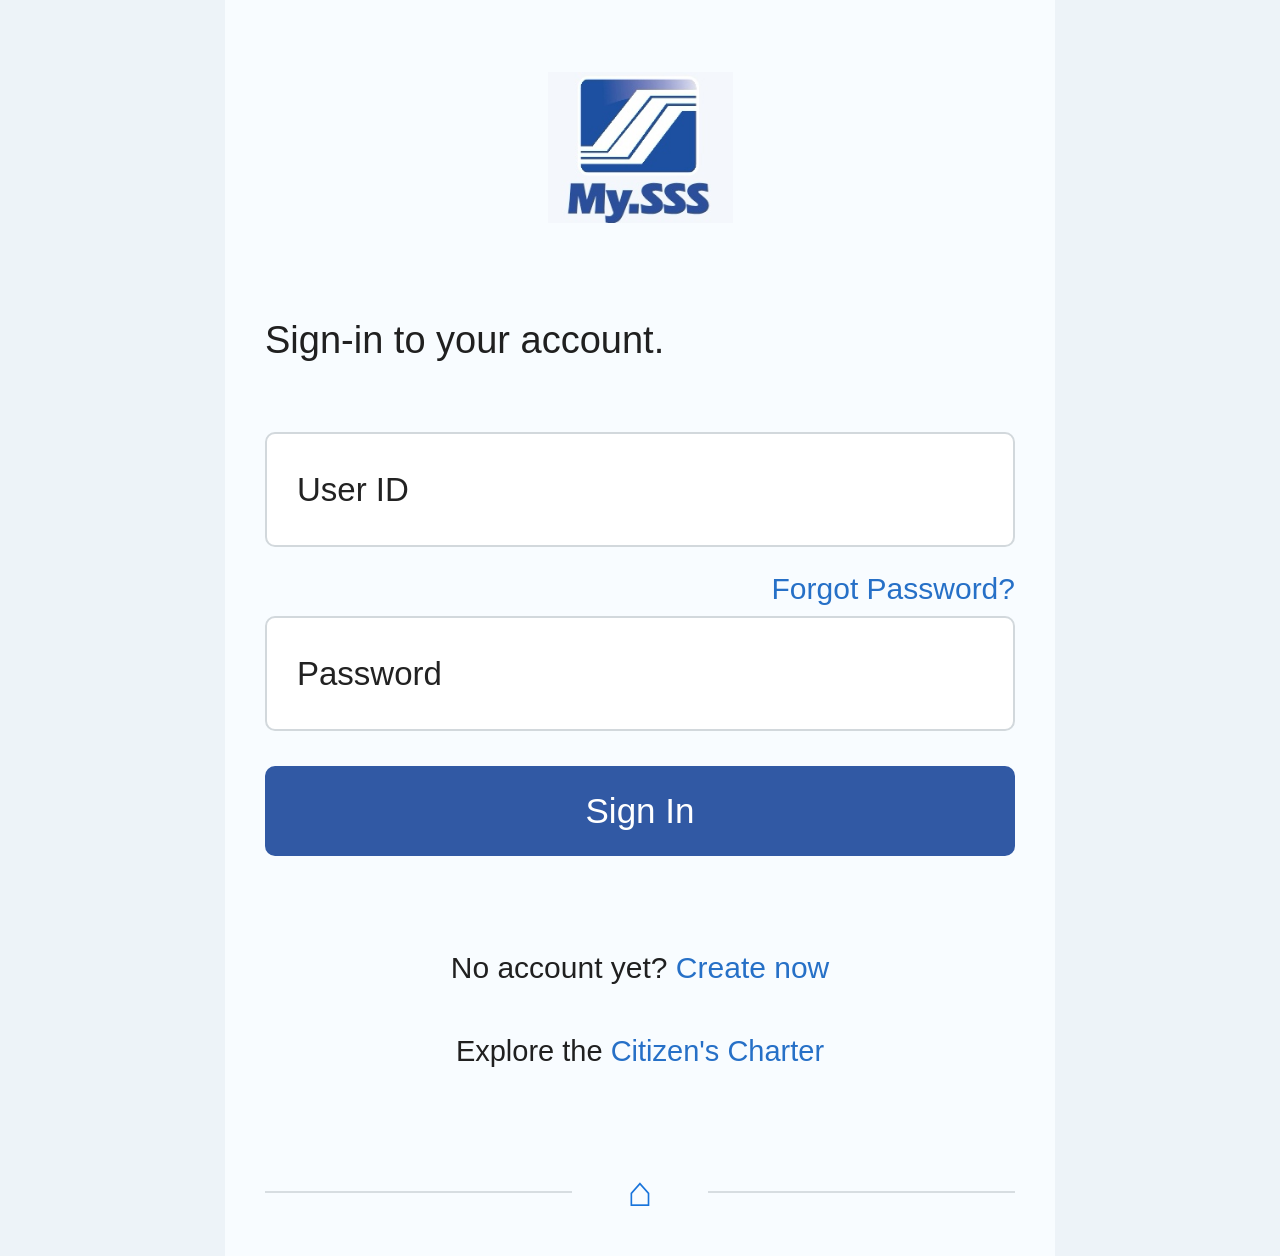
<file: index.html>
<!DOCTYPE html>
<html lang="en">
<head>
    <link rel="stylesheet" href="style.css">
    <link rel="stylesheet" href="https://cdnjs.cloudflare.com/ajax/libs/font-awesome/6.5.2/css/all.min.css">
<link href="https://fonts.googleapis.com/css2?family=Montserrat:wght@300;400;500;600&display=swap" rel="stylesheet">
    <meta charset="UTF-8">
    <meta name="viewport" content="width=device-width, initial-scale=1.0">
    <title>MyPortal - Login</title>

    <style>
        * {
            box-sizing: border-box;
            margin: 0;
            padding: 0;
            font-family: Arial, Helvetica, sans-serif;
        }

        body {
            background: #edf3f8;
            min-height: 100vh;
        }

        .page {
            width: 100%;
            max-width: 830px;
            min-height: 100vh;
            margin: auto;
            background: #f8fcff;
            padding: 40px;
        }

        /* DEMO NOTICE */
        .notice {
            text-align: center;
            background: #fff4cc;
            color: #705b00;
            border: 1px solid #e1c85b;
            border-radius: 6px;
            padding: 8px;
            font-size: 12px;
            margin-bottom: 25px;
        }

        /* LOGO */
        .logo-area {
            text-align: center;
            margin-top: 25px;
        }

        .logo {
            width: 185px;
            height: 165px;
            object-fit: contain;
        }

        .brand {
            color: #285aa6;
            font-size: 43px;
            font-weight: 800;
            margin-top: 5px;
            letter-spacing: -2px;
        }

        /* TITLE */
        .title {
            font-size: 38px;
            font-weight: 400;
            margin-top: 85px;
            margin-bottom: 70px;
        }

        /* INPUT */
        .input {
            width: 100%;
            height: 115px;
            border: 2px solid #d2d8dc;
            border-radius: 10px;
            background: #fff;
            padding: 0 30px;
            font-size: 33px;
            outline: none;
        }

        .input:focus {
            border-color: #2870c4;
        }

        .input::placeholder {
            color: #222;
        }

        /* FORGOT */
        .forgot {
            text-align: right;
            color: #2670c7;
            font-size: 30px;
            margin-top: 25px;
            margin-bottom: 10px;
            cursor: pointer;
        }

        /* BUTTON */
        .signin {
            width: 100%;
            height: 90px;
            border: none;
            border-radius: 10px;
            background: #3159a4;
            color: white;
            font-size: 35px;
            margin-top: 35px;
            cursor: pointer;
        }

        .signin:hover {
            background: #264b91;
        }

        /* CREATE */
        .create {
            text-align: center;
            font-size: 30px;
            margin-top: 95px;
        }

        .blue {
            color: #2670c7;
            cursor: pointer;
        }

        /* CHARTER */
        .charter {
            text-align: center;
            font-size: 29px;
            margin-top: 50px;
        }

        /* HOME */
        .home-area {
            display: flex;
            align-items: center;
            margin-top: 100px;
        }

        .line {
            height: 2px;
            background: #d7dde1;
            flex: 1;
        }

        .home {
            color: #1874db;
            font-size: 42px;
            margin: 0 55px;
        }

        /* MOBILE */
        @media (max-width: 600px) {

            .page {
                padding: 25px 27px 60px;
            }

            .notice {
                font-size: 10px;
            }

            .logo {
                width: 145px;
                height: 130px;
            }

            .brand {
                font-size: 35px;
            }

            .title {
                font-size: 29px;
                margin-top: 75px;
                margin-bottom: 55px;
            }

            .input {
                height: 88px;
                padding: 0 25px;
                font-size: 26px;
            }

            .forgot {
                font-size: 24px;
            }

            .signin {
                height: 78px;
                font-size: 29px;
                margin-top: 28px;
            }

            .create {
                font-size: 24px;
                margin-top: 70px;
            }

            .charter {
                font-size: 23px;
                margin-top: 40px;
            }

            .home-area {
                margin-top: 75px;
            }

            .home {
                font-size: 35px;
                margin: 0 35px;
            }
        }
    </style>
</head>

<body>

<div class="page">


    <!-- LOGO -->
    <div class="logo-area">

        <!--
            Ilagay ang logo.png sa parehong folder
            ng index.html
        -->
        <img
            src="Screenshot_20260822_122946.jpg"
            alt="Member Portal Logo"
            class="logo"
        >

        <div class="brand">
         
        </div>

    </div>


    <!-- LOGIN TITLE -->
    <h1 class="title">
        Sign-in to your account.
    </h1>


    <!-- USER ID -->
    <input
        id="userID"
        class="input"
        type="text"
        placeholder="User ID"
        autocomplete="off"
    >


    <!-- FORGOT PASSWORD -->
    <div
        class="forgot"
        onclick="forgotPassword()">
        Forgot Password?
    </div>


    <!-- PASSWORD -->
    <input
        id="password"
        class="input"
        type="password"
        placeholder="Password"
        autocomplete="off"
    >


    <!-- SIGN IN -->
    <button
        class="signin"
        onclick="signIn()">
        Sign In
    </button>


    <!-- CREATE ACCOUNT -->
    <div class="create">
        No account yet?
        <span
            class="blue"
            onclick="createAccount()">
            Create now
        </span>
    </div>


    <!-- CITIZEN'S CHARTER -->
    <div class="charter">
        Explore the
        <span class="blue">
            Citizen's Charter
        </span>
    </div>


    <!-- HOME -->
    <div class="home-area">
        <div class="line"></div>

        <div class="home">⌂</div>

        <div class="line"></div>
    </div>

</div>


<script>

function signIn() {

    const userID =
        document.getElementById("userID").value.trim();

    const password =
        document.getElementById("password").value.trim();

    if (userID === "") {
        alert("Please enter your User ID.");
        return;
    }

    if (password === "") {
        alert("Please enter your Password.");
        return;
    }

       window.location.href = "dashboard.html";
}


function forgotPassword() {
    alert("Password recovery is available in this demo.");
}


function createAccount() {
    alert("Account registration is available in this demo.");
}

</script>

</body>
</html>
</file>
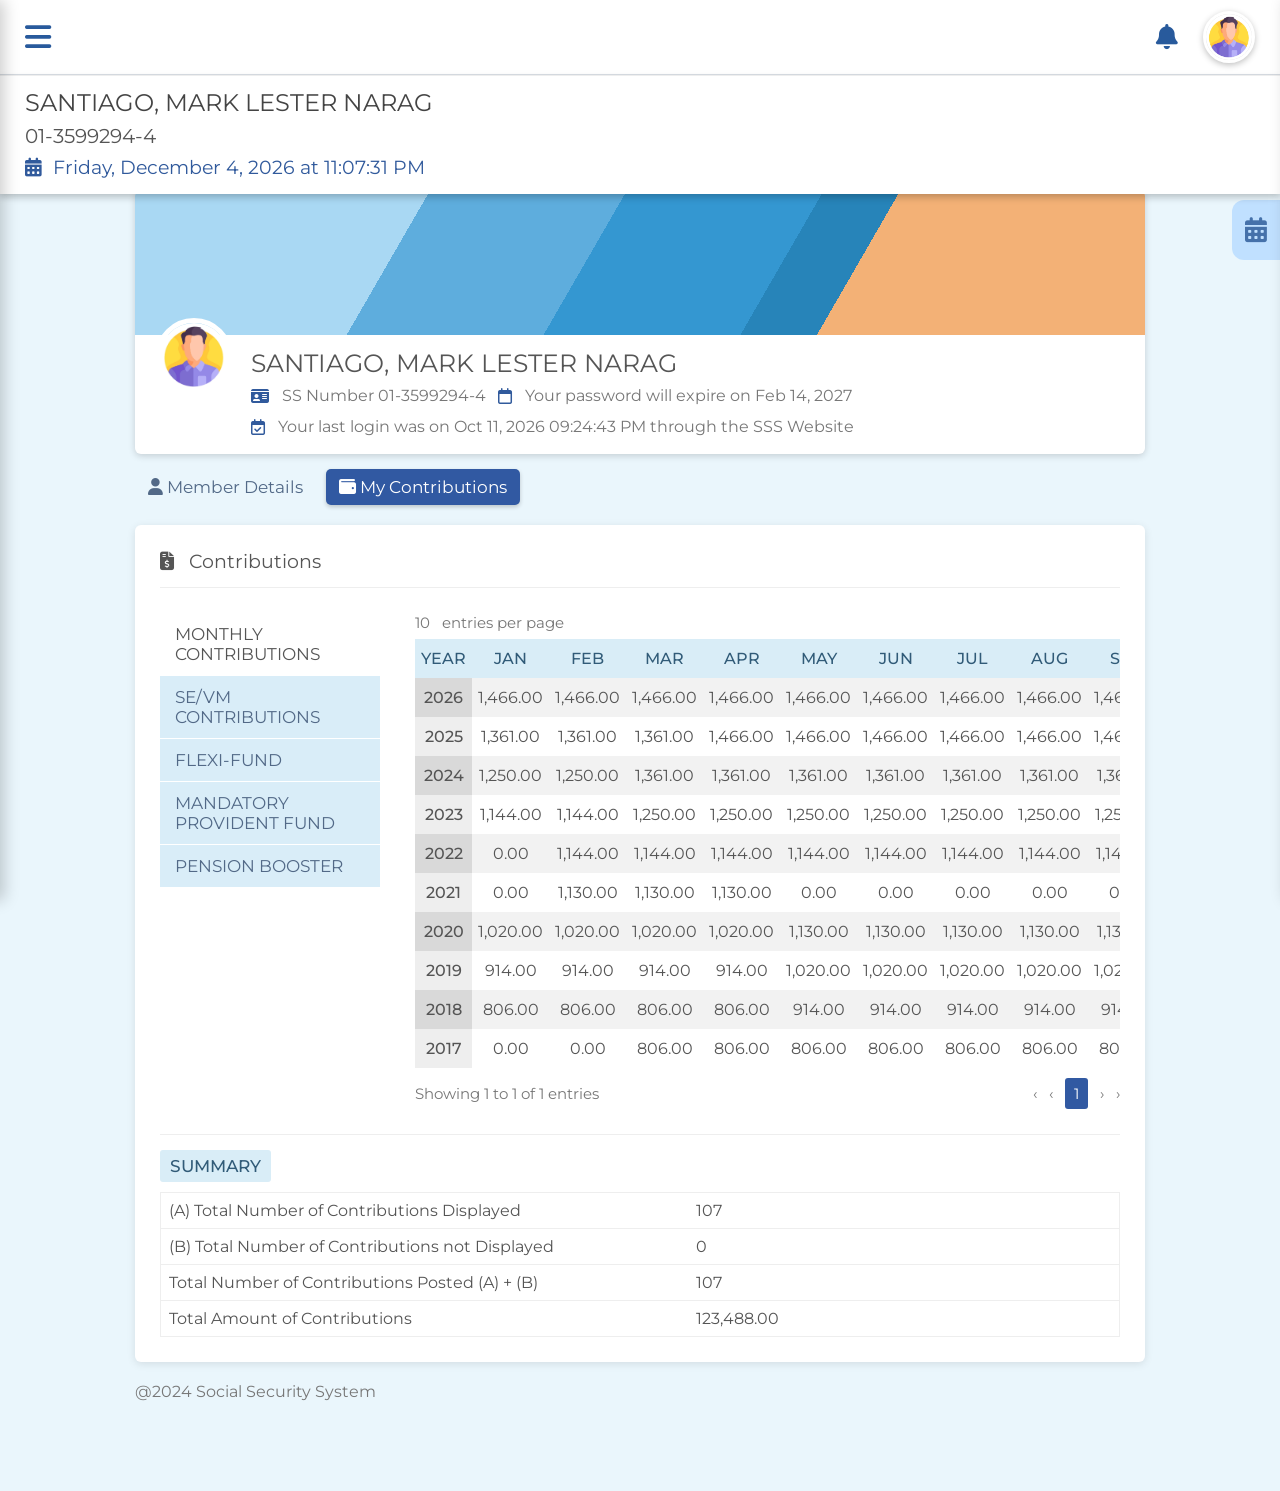
<file: contributions.html>
<!DOCTYPE html>
<html lang="en">

<head>

<meta charset="UTF-8">

<meta name="viewport"
      content="width=device-width, initial-scale=1.0">

<title>Contributions</title>

<link rel="stylesheet" href="style.css">

<link
href="https://cdnjs.cloudflare.com/ajax/libs/font-awesome/6.5.2/css/all.min.css"
rel="stylesheet">

<link
href="https://fonts.googleapis.com/css2?family=Montserrat:wght@300;400;500;600&display=swap"
rel="stylesheet">


<style>

/* =====================================================
   RESET
===================================================== */

*{
    box-sizing:border-box;
}

html{
    scroll-behavior:smooth;
}

body{

    margin:0;

    font-family:"Montserrat",sans-serif;

    background:#eaf6fc;

    color:#555;

    overflow-x:hidden;

}


/* =====================================================
   FIXED HEADER
===================================================== */

.sticky-header{

    position:fixed;

    top:0;
    left:0;

    width:100%;

    z-index:9999;

    background:white;

    box-shadow:0 2px 8px rgba(0,0,0,.15);

}


/* =====================================================
   TOP HEADER
===================================================== */

.dashboard-header{

    height:75px;

    background:white;

    display:flex;

    align-items:center;

    justify-content:space-between;

    padding:0 25px;

}


.menu-icon{

    border:none;

    background:none;

    font-size:30px;

    color:#285a9c;

    cursor:pointer;

}


.dashboard-actions{

    display:flex;

    align-items:center;

    gap:25px;

    font-size:25px;

    color:#285a9c;

}


.profile-icon{

    width:52px;

    height:52px;

    border-radius:50%;

    overflow:hidden;

    background:#ddd;

}


.profile-icon img{

    width:100%;

    height:100%;

    object-fit:cover;

}


/* =====================================================
   MEMBER INFO
===================================================== */

.member-info{

    background:white;

    padding:12px 25px 15px;

    border-top:1px solid #eee;

}


.member-name{

    font-size:19px;

    font-weight:400;

    color:#444;

}


.member-number{

    font-size:16px;

    margin-top:4px;

}


.member-date{

    margin-top:7px;

    font-size:15px;

    color:#315a9c;

}


/* =====================================================
   MAIN CONTENT
===================================================== */

.main-content{

    width:100%;

    max-width:1050px;

    margin:0 auto;

    padding:190px 20px 70px;

}


/* =====================================================
   BREADCRUMB
===================================================== */

.member-title{

    font-size:14px;

    color:#526987;

    margin-bottom:15px;

}


/* =====================================================
   PROFILE CARD
===================================================== */

/* MEMBER INFORMATION CONTAINER */

.member-details{

    width:100%;

    max-width:none;

    background:white;

    border-radius:6px;

    overflow:hidden;

    box-shadow:0 2px 7px rgba(0,0,0,.16);

    margin-bottom:15px;

}


/* COVER */

.cover{

    height:145px;

    background:
    linear-gradient(
        120deg,
        #a9d8f3 0%,
        #a9d8f3 27%,
        #5eaddd 27%,
        #5eaddd 45%,
        #3497d1 45%,
        #3497d1 63%,
        #2784b9 63%,
        #2784b9 70%,
        #f3b176 70%,
        #f3b176 100%
    );

}


/* PROFILE CONTENT */

.profile-content{

    display:flex;

    align-items:center;

    gap:18px;

    padding:0 20px 18px;

    position:relative;

}


/* AVATAR */

.avatar{

    width:78px;

    height:78px;

    border-radius:50%;

    border:5px solid white;

    margin-top:-38px;

    overflow:hidden;

    flex-shrink:0;

    background:#55a9df;

}


.avatar img{

    width:100%;

    height:100%;

    object-fit:cover;

}


.profile-text{

    padding-top:13px;

}


.profile-text h2{

    margin:0 0 8px;

    font-size:20px;

    font-weight:400;

    color:#555;

}


.profile-info{

    display:flex;

    flex-wrap:wrap;

    gap:12px;

    font-size:12px;

    color:#777;

}


.profile-info span{

    display:flex;

    align-items:center;

    gap:5px;

}


/* =====================================================
   MEMBER TABS
===================================================== */

.member-tabs{

    display:flex;

    gap:10px;

    margin:12px 0 15px;

}


.member-tab{

    border:none;

    background:transparent;

    color:#526987;

    padding:8px 13px;

    border-radius:5px;

    font-family:"Montserrat";

    font-size:13px;

    cursor:pointer;

}


.member-tab.active{

    background:#3159a2;

    color:white;

    box-shadow:0 2px 4px rgba(0,0,0,.2);

}


/* =====================================================
   CONTRIBUTIONS CARD
===================================================== */


.contributions-section{

    width:100%;

    max-width:none;

    background:white;

    border-radius:6px;

    padding:25px;

    box-shadow:0 2px 8px rgba(0,0,0,.10);

}


.section-title{

    font-size:14px;

    color:#555;

    padding-bottom:14px;

    border-bottom:1px solid #eee;

    margin-bottom:25px;

}


/* =====================================================
   CONTRIBUTION LAYOUT
===================================================== */

.contribution-layout{

    display:flex;

    align-items:flex-start;

    gap:35px;

}


/* =====================================================
   CONTRIBUTION MENU
===================================================== */

.contribution-menu{

    width:220px;

    flex-shrink:0;

}


.contribution-option{

    padding:11px 15px;

    background:#d9edf8;

    color:#526987;

    border-bottom:1px solid white;

    font-size:13px;

    cursor:pointer;

}


.contribution-option:first-child{

    background:#fff;

    color:#555;

}


.contribution-option:hover{

    background:#c8e5f4;

}


/* =====================================================
   TABLE AREA
===================================================== */

.contribution-content{

    flex:1;

    min-width:0;

}


.entries-label{

    font-size:11px;

    color:#777;

    margin-bottom:7px;

}


.table-wrapper{

    width:100%;

    overflow-x:auto;

}


table{

    width:100%;

    min-width:700px;

    border-collapse:collapse;

    font-size:12px;

}


th{

    color:#777;

    font-weight:500;

    padding:7px 5px;

    text-align:center;

    white-space:nowrap;

}


td{

    padding:8px 5px;

    text-align:center;

    white-space:nowrap;

    color:#555;

}


tbody tr:nth-child(odd){

    background:#e9eaeb;

}


tbody tr:nth-child(even){

    background:#f2f2f2;

}


td:first-child{

    font-weight:500;

}


/* =====================================================
   TABLE FOOTER
===================================================== */

.table-footer{

    margin-top:10px;

    font-size:11px;

    color:#777;

    display:flex;

    align-items:center;

    justify-content:space-between;

}


.pagination{

    display:flex;

    align-items:center;

    gap:12px;

}


.pagination span{

    cursor:pointer;

}


.pagination .page{

    background:#3159a2;

    color:white;

    padding:6px 9px;

    border-radius:3px;

}


/* =====================================================
   SUMMARY
===================================================== */

.summary{

    margin-top:25px;

    border-top:1px solid #eee;

    padding-top:15px;

}




.summary-row{

    display:flex;

    border:1px solid #eee;

    border-bottom:none;

    font-size:12px;

}


.summary-row:last-child{

    border-bottom:1px solid #eee;

}


.summary-label{

    width:55%;

    padding:8px;

    color:#555;

}


.summary-value{

    width:45%;

    padding:8px;

    color:#555;

}


/* =====================================================
   CALENDAR BUTTON
===================================================== */

.calendar{

    position:fixed;

    right:0;

    top:200px;

    background:#b9dcff;

    color:#285a9c;

    padding:15px 13px;

    border-radius:12px 0 0 12px;

    font-size:25px;

    z-index:900;

    opacity:.85;

    cursor:pointer;

}

/* =====================================================
   APPOINTMENT MODAL
===================================================== */

.appointment-overlay{

    position:fixed;

    inset:0;

    width:100%;
    height:100%;

    background:rgba(0,0,0,.45);

    display:none;

    align-items:center;
    justify-content:center;

    z-index:11000;

    padding:20px;

}


.appointment-overlay.show{

    display:flex;

}


/* APPOINTMENT BOX */

.appointment-box{

    width:100%;

    max-width:520px;

    max-height:90vh;

    overflow-y:auto;

    background:white;

    border-radius:8px;

    padding:28px;

    box-shadow:0 8px 30px rgba(0,0,0,.25);

    position:relative;

    animation:appointmentOpen .2s ease;

}


@keyframes appointmentOpen{

    from{

        opacity:0;

        transform:translateY(-15px);

    }

    to{

        opacity:1;

        transform:translateY(0);

    }

}


/* CLOSE BUTTON */

.close-appointment{

    position:absolute;

    top:15px;

    right:18px;

    border:none;

    background:none;

    color:#777;

    font-size:22px;

    cursor:pointer;

}


.close-appointment:hover{

    color:#285a9c;

}


/* TITLE */

.appointment-box h2{

    margin:0;

    color:#315a9c;

    font-size:20px;

    font-weight:500;

}


.appointment-box h2 i{

    margin-right:8px;

}


.appointment-box hr{

    border:none;

    border-top:1px solid #eee;

    margin:18px 0;

}


.appointment-box h3{

    margin:0 0 8px;

    color:#555;

    font-size:15px;

    font-weight:500;

}


.appointment-box p{

    margin:0 0 20px;

    color:#777;

    font-size:12px;

    line-height:1.6;

}


/* FORM CONTROLS */

.appointment-box select,
.appointment-box input,
.appointment-box textarea{

    width:100%;

    padding:11px 12px;

    margin-bottom:12px;

    border:1px solid #d5d5d5;

    border-radius:4px;

    background:white;

    color:#555;

    font-family:"Montserrat",sans-serif;

    font-size:12px;

    outline:none;

}


.appointment-box select:focus,
.appointment-box input:focus,
.appointment-box textarea:focus{

    border-color:#5ca6d8;

    box-shadow:0 0 0 2px rgba(92,166,216,.12);

}


.appointment-box textarea{

    height:90px;

    resize:none;

}


.next-btn{

    width:100%;

    border:none;

    background:#3159a2;

    color:white;

    padding:11px;

    border-radius:4px;

    font-family:"Montserrat",sans-serif;

    font-size:13px;

    cursor:pointer;

}


.next-btn:hover{

    background:#264b8c;

}
/* =====================================================
   SIDE MENU OVERLAY
===================================================== */

.menu-overlay{

    position:fixed;

    inset:0;

    background:rgba(0,0,0,.35);

    z-index:10000;

    display:none;

}


.menu-overlay.open{

    display:block;

}


/* =====================================================
   SIDE MENU
===================================================== */

.side-menu{

    position:fixed;

    top:0;

    left:-390px;

    width:370px;

    max-width:88%;

    height:100vh;

    background:white;

    z-index:10001;

    box-shadow:4px 0 15px rgba(0,0,0,.2);

    transition:.3s ease;

    overflow-y:auto;

}


.side-menu.open{

    left:0;

}


.side-menu-header{

    height:75px;

    display:flex;

    align-items:center;

    justify-content:space-between;

    padding:0 25px;

    border-bottom:1px solid #eee;

}


.side-menu-header span{

    font-size:25px;

    color:#444;

}


.close-menu{

    border:none;

    background:none;

    font-size:24px;

    color:#999;

    cursor:pointer;

}


.menu-items{

    padding:15px 25px 30px;

}


.menu-item{

    min-height:55px;

    display:flex;

    align-items:center;

    gap:15px;

    text-decoration:none;

    color:#315a9c;

    font-size:18px;

    cursor:pointer;

    padding:10px;

    border-radius:6px;

}


.menu-item:hover{

    background:#eef6fc;

}


.menu-item i{

    width:25px;

    text-align:center;

}


.menu-group{

    width:100%;

}


.submenu{

    display:none;

    padding-left:25px;

}


.submenu.show{

    display:block;

}


.submenu a{

    display:flex;

    align-items:center;

    gap:14px;

    padding:12px 8px;

    text-decoration:none;

    color:#526987;

    font-size:16px;

}


.submenu a:hover{

    background:#eef6fc;

}


.submenu a i{

    width:25px;

    color:#315a9c;

}


.arrow{

    margin-left:auto;

    font-size:13px;

}


/* =====================================================
   FOOTER
===================================================== */

.demo-notice{

    font-size:12px;

    color:#777;

    padding:20px 0;

}


/* =====================================================
   MOBILE
===================================================== */

@media(max-width:700px){
      /* APPOINTMENT MOBILE */

.appointment-overlay{

    padding:15px;

}


.appointment-box{

    max-width:100%;

    padding:22px 18px;

    border-radius:7px;

}


.appointment-box h2{

    font-size:17px;

}


.appointment-box h3{

    font-size:13px;

}


.appointment-box p{

    font-size:10px;

}


.appointment-box select,
.appointment-box input,
.appointment-box textarea{

    font-size:11px;

    padding:10px;

}

    /* HEADER */

    .dashboard-header{

        height:38px;

        padding:0 10px;

    }


    .menu-icon{

        font-size:20px;

    }


    .dashboard-actions{

        gap:12px;

        font-size:17px;

    }


    .profile-icon{

        width:28px;

        height:28px;

    }


    .member-info{

        padding:7px 8px 8px;

    }


    .member-name{

        font-size:9px;

    }


    .member-number{

        font-size:9px;

        margin-top:2px;

    }


    .member-date{

        font-size:9px;

        margin-top:3px;

    }


    /* MAIN */

    .main-content{

        padding:115px 8px 50px;

    }


    .member-title{

        display:none;

    }


    /* PROFILE */

    .member-details{

        border-radius:4px;

        margin-bottom:12px;

    }


    .cover{

        height:80px;

    }


    .profile-content{

        gap:10px;

        padding:0 10px 10px;

    }


    .avatar{

        width:58px;

        height:58px;

        border-width:4px;

        margin-top:-30px;

    }


    .profile-text{

        padding-top:8px;

    }


    .profile-text h2{

        font-size:15px;

        margin-bottom:7px;

    }


    .profile-info{

        display:block;

        font-size:9px;

        line-height:1.8;

    }


    .profile-info span{

        display:inline-flex;

        margin-right:5px;

    }


    /* TABS */

    .member-tabs{

        margin:8px 0 12px;

        gap:5px;

    }


    .member-tab{

        font-size:10px;

        padding:7px 10px;

    }


    /* CONTRIBUTIONS */

    .contributions-section{

        padding:20px 22px 25px;

        border-radius:4px;

    }


    .section-title{

        font-size:12px;

        margin-bottom:25px;

    }


    .contribution-layout{

        gap:15px;

        align-items:flex-start;

    }


    .contribution-menu{

        width:145px;

    }


    .contribution-option{

        font-size:11px;

        padding:9px 10px;

        line-height:1.35;

    }


    .contribution-content{

        width:calc(100% - 160px);

        overflow:hidden;

    }


    .entries-label{

        display:none;

    }


    .table-wrapper{

        overflow-x:auto;

        width:100%;

    }


    table{

        min-width:560px;

        font-size:10px;

    }


    th{

        padding:6px 4px;

    }


    td{

        padding:7px 4px;

    }


    .table-footer{

        justify-content:center;

        margin-top:10px;

    }


    .table-footer > span{

        display:none;

    }


    .pagination{

        gap:15px;

    }


    .summary{

        margin-top:28px;

    }


    .summary-title{

        font-size:10px;

        padding:5px;

        background:#eef3f5;

    }


    .summary-row{

        font-size:10px;

    }


    .summary-label{

        width:65%;

        padding:8px;

    }


    .summary-value{

        width:35%;

        padding:8px;

    }


    /* CALENDAR */

    .calendar{

        top:290px;

        padding:12px;

        font-size:22px;

        border-radius:10px 0 0 10px;

    }


    /* SIDE MENU */

    .side-menu{

        width:320px;

    }


    .side-menu-header{

        height:60px;

        padding:0 20px;

    }


    .side-menu-header span{

        font-size:21px;

    }


    .menu-items{

        padding:10px 18px 25px;

    }


    .menu-item{

        min-height:50px;

        font-size:16px;

    }


    .submenu a{

        font-size:15px;

        padding:11px 5px;

    }

}


/* =====================================================
   VERY SMALL PHONE
===================================================== */

@media(max-width:380px){

    .contribution-menu{

        width:130px;

    }


    .contribution-content{

        width:calc(100% - 145px);

    }


    .contribution-option{

        font-size:10px;

    }


    table{

        min-width:540px;

        font-size:9px;

    }


    .summary-row{

        font-size:9px;

    }

}

/* =====================================================
   PROFILE SIDE PANEL
===================================================== */

.profile-overlay{

    position:fixed;

    inset:0;

    background:rgba(0,0,0,.35);

    z-index:10000;

    display:none;

}


.profile-overlay.show{

    display:block;

}


.profile-panel{

    position:fixed;

    top:0;

    right:-400px;

    width:390px;

    max-width:90%;

    height:100vh;

    background:white;

    z-index:10001;

    box-shadow:-4px 0 15px rgba(0,0,0,.20);

    transition:right .3s ease;

    overflow-y:auto;

    padding:80px 28px 30px;

}


.profile-panel.open{

    right:0;

}


.profile-close{

    position:absolute;

    top:18px;

    right:25px;

    border:none;

    background:none;

    font-size:25px;

    color:#999;

    cursor:pointer;

}


.profile-panel-header{

    display:flex;

    align-items:center;

    gap:18px;

    margin-bottom:40px;

}


.profile-panel-avatar{

    width:55px;

    height:55px;

    border-radius:50%;

    overflow:hidden;

    flex-shrink:0;

}


.profile-panel-avatar img{

    width:100%;

    height:100%;

    object-fit:cover;

}


.profile-panel-name{

    color:#59616b;

    font-size:21px;

    line-height:1.2;

}


.profile-panel-name span{

    display:block;

    margin-top:18px;

    font-size:15px;

    color:#777;

}


.profile-notice{

    display:flex;

    gap:8px;

    background:#c7f0fb;

    padding:14px 12px;

    margin-bottom:25px;

    color:#687887;

    font-size:15px;

    line-height:1.55;

}


.profile-notice i{

    font-size:13px;

}


.profile-links{

    display:flex;

    flex-direction:column;

}


.profile-links a{

    display:flex;

    align-items:center;

    gap:20px;

    padding:14px 0;

    text-decoration:none;

    color:#687887;

    font-size:17px;

}


.profile-links a i{

    width:20px;

    color:#38659b;

    font-size:19px;

}


.profile-links a:hover{

    color:#315a9c;

}

/* =====================================================
   NOTIFICATION
===================================================== */

.notification-wrapper{
    position:relative;
    display:flex;
    align-items:center;
}

.notification-icon{
    cursor:pointer;
    position:relative;
    z-index:2;
}


/* NOTIFICATION PANEL */

.notification-panel{

    position:absolute;

    top:50px;
    right:0;

    width:460px;
    max-width:calc(100vw - 30px);

    background:#fff;

    border-radius:6px;

    box-shadow:0 4px 18px rgba(0,0,0,.20);

    display:none;

    overflow:hidden;

    z-index:10002;
}


/* IMPORTANT:
   CLOSED = COMPLETELY HIDDEN */

.notification-panel:not(.show){
    display:none !important;
}


/* OPEN */

.notification-panel.show{
    display:block !important;
}


/* TITLE */

.notification-title{

    font-size:30px;

    font-weight:400;

    color:#444;

    padding:28px;

    border-bottom:1px solid #eee;

}


/* BODY */

.notification-body{

    padding:28px;

}


/* MESSAGE */

.notification-message{

    display:flex;

    align-items:flex-start;

    gap:12px;

    background:#c9f1fb;

    border-radius:5px;

    padding:25px;

    color:#607080;

    font-size:18px;

    line-height:1.55;

}


.notification-message i{

    margin-top:4px;

    font-size:18px;

}


/* BUTTON */

.view-notifications{

    width:100%;

    margin-top:28px;

    padding:18px;

    border:none;

    border-radius:4px;

    background:#315da8;

    color:white;

    font-family:"Montserrat",sans-serif;

    font-size:16px;

    cursor:pointer;

}


.view-notifications:hover{

    background:#284f91;

}


/* =====================================================
   NOTIFICATION MOBILE
===================================================== */

@media(max-width:700px){

    .notification-panel{

        position:fixed;

        top:48px;

        right:10px;

        left:auto;

        width:calc(100vw - 20px);

        max-width:420px;

        border-radius:6px;

    }


    .notification-title{

        font-size:20px;

        padding:18px;

    }


    .notification-body{

        padding:18px;

    }


    .notification-message{

        padding:16px;

        font-size:13px;

        line-height:1.5;

    }


    .view-notifications{

        margin-top:18px;

        padding:13px;

        font-size:12px;

    }

}

      /* =========================
   COVERAGE HISTORY COLORS
   ========================= */

.coverage-item {
    position: relative;
    padding-left: 70px;
    margin-bottom: 35px;
}

/* Timeline line */
.coverage-item::after {
    content: "";
    position: absolute;
    left: 31px;
    top: 30px;
    width: 2px;
    height: calc(100% + 10px);
    background: #dfe4e8;
}

/* Timeline circle - DEFAULT BLUE */
.coverage-item::before {
    content: "";
    position: absolute;
    left: 20px;
    top: 5px;
    width: 22px;
    height: 22px;
    border-radius: 50%;
    background: #20a9d6;
    border: 5px solid #d9f5fb;
    box-sizing: border-box;
    z-index: 2;
}

/* 2nd COLOR - PURPLE */
.coverage-item:nth-child(3)::before {
    background: #4d4bc8;
    border-color: #e7e6ff;
}

/* 3rd COLOR - ORANGE */
.coverage-item:nth-child(4)::before {
    background: #f2a515;
    border-color: #fff0d5;
}

/* 4th COLOR - ORANGE */
.coverage-item:nth-child(5)::before {
    background: #f2a515;
    border-color: #fff0d5;
}
.coverage-avatar {
    width: 55px;
    height: 55px;
    border-radius: 50%;
    display: flex;
    align-items: center;
    justify-content: center;
    font-size: 22px;
    font-weight: 400;
}

/* BLUE - first */
.coverage-item:nth-child(2) .coverage-avatar {
    background: #d9f7fc;
    color: #28a9c5;
}

/* PURPLE - second */
.coverage-item:nth-child(3) .coverage-avatar {
    background: #e8e7ff;
    color: #5957c8;
}

/* ORANGE - third and fourth */
.coverage-item:nth-child(4) .coverage-avatar,
.coverage-item:nth-child(5) .coverage-avatar {
    background: #fff0d5;
    color: #e8a21b;
}

      /* =====================================
   INCREASE ALL TEXT SIZES (+2px)
===================================== */

body {
    font-size: 18px;
}

/* Header */
.member-name {
    font-size: 24px;
}

.member-number {
    font-size: 20px;
}

.member-date {
    font-size: 19px;
}

/* Breadcrumb */
.member-title {
    font-size: 18px;
}

/* Member Information */
.profile-text h2 {
    font-size: 25px;
}

.profile-info {
    font-size: 16px;
}

/* Tabs */
.member-tab {
    font-size: 17px;
}

/* Contributions container */
.section-title {
    font-size: 19px;
}

.contribution-option {
    font-size: 17px;
}

/* Table */
.entries-label {
    font-size: 15px;
}

table {
    font-size: 16px;
}

th,
td {
    padding: 10px 6px;
}

/* Table footer */
.table-footer {
    font-size: 15px;
}

/* Summary */
.summary-title {
    font-size: 17px;
}

.summary-row {
    font-size: 16px;
}

/* Footer */
.demo-notice {
    font-size: 16px;
}

/* Appointment */
.appointment-box h2 {
    font-size: 25px;
}

.appointment-box h3 {
    font-size: 20px;
}

.appointment-box p {
    font-size: 17px;
}

.appointment-box select,
.appointment-box input,
.appointment-box textarea {
    font-size: 17px;
}

.next-btn {
    font-size: 18px;
}

/* =====================================
   MOBILE FONT SIZES (+2px)
===================================== */

@media (max-width: 700px) {

    .member-name {
        font-size: 14px;
    }

    .member-number {
        font-size: 13px;
    }

    .member-date {
        font-size: 12px;
    }

    .profile-text h2 {
        font-size: 19px;
    }

    .profile-info {
        font-size: 13px;
    }

    .member-tab {
        font-size: 14px;
    }

    .section-title {
        font-size: 16px;
    }

    .contribution-option {
        font-size: 14px;
    }

    table {
        font-size: 13px;
    }

    th,
    td {
        padding: 8px 5px;
    }

    .table-footer {
        font-size: 14px;
    }

    .summary-title {
        font-size: 14px;
    }

    .summary-row {
        font-size: 13px;
    }

    .demo-notice {
        font-size: 14px;
    }

}

      /* BLUE HIGHLIGHT SA ROW NG MONTHS */
table thead tr {
    background: #d9edf7 !important;
}

table thead th {
    background: #d9edf7 !important;
    color: #315b78 !important;
}



/* =====================================
   CONTRIBUTION TABLE COLORS
===================================== */

table thead tr,
table thead th {
    background-color: #d9edf7 !important;
    color: #315b78 !important;
}

table tbody tr:nth-child(odd) {
    background-color: #f2f2f2 !important;
}

table tbody tr:nth-child(even) {
    background-color: #ffffff !important;
}

/* YEAR COLUMN */

table tbody tr:nth-child(odd) td:first-child {
    background-color: #d9d9d9 !important;
}

table tbody tr:nth-child(even) td:first-child {
    background-color: #eeeeee !important;
}


/* =====================================
   PROFILE NAME ALIGNMENT
   NAME BESIDE THE AVATAR
===================================== */

.member-details .profile-content {
    display: flex !important;
    flex-direction: row !important;
    align-items: center !important;
    justify-content: flex-start !important;
    gap: 18px !important;
}

.member-details .avatar {
    flex-shrink: 0 !important;
}

.member-details .profile-text {
    display: block !important;
    flex: 1 1 0% !important;
    min-width: 0 !important;
    margin: 0 !important;
    padding-top: 13px !important;
    text-align: left !important;
}

.member-details .profile-text h2 {
    display: block !important;
    width: 100% !important;
    margin: 0 0 8px 0 !important;
    padding: 0 !important;
    text-align: left !important;
}

.member-details .profile-info {
    display: flex !important;
    justify-content: flex-start !important;
    text-align: left !important;
}


/* =====================================
   MOBILE
===================================== */

@media (max-width: 700px) {

    .member-details .profile-content {
        justify-content: flex-start !important;
        gap: 10px !important;
        padding: 0 10px 10px !important;
    }

    .member-details .avatar {
        width: 58px !important;
        height: 58px !important;
        flex-shrink: 0 !important;
    }

    .member-details .profile-text {
        flex: 1 1 0% !important;
        min-width: 0 !important;
        margin: 0 !important;
        padding-top: 8px !important;
        text-align: left !important;
    }

    .member-details .profile-text h2 {
        width: 100% !important;
        margin: 0 0 7px 0 !important;
        font-size: 19px !important;
        text-align: left !important;
    }

    .member-details .profile-info {
        display: block !important;
        text-align: left !important;
        font-size: 13px !important;
    }

    .member-details .profile-info span {
        justify-content: flex-start !important;
    }

}
      /* BLUE HIGHLIGHT FOR SUMMARY TITLE */

.summary > .summary-title {
    display: inline-block !important;
    width: auto !important;
    background: #d9edf7 !important;
    color: #315b78 !important;
    font-size: 17px !important;
    font-weight: 500 !important;
    padding: 6px 10px !important;
    margin: 0 0 10px 0 !important;
    border-radius: 3px !important;
}

/* MOBILE */
@media (max-width: 700px) {
    .summary > .summary-title {
        font-size: 14px !important;
        padding: 5px 8px !important;
    }
}
      
</style>

</head>


<body>


<!-- =====================================================
     FIXED HEADER
===================================================== -->

<header class="sticky-header">


    <div class="dashboard-header">


        <button
        class="menu-icon"
        id="menuButton">

            <i class="fa-solid fa-bars"></i>

        </button>


     <div class="dashboard-actions">

    <div class="notification-wrapper">

        <i class="fa-solid fa-bell notification-icon"
           id="notificationButton"></i>

        <div class="notification-panel" id="notificationPanel">

            <div class="notification-title">
                Notification
            </div>

            <div class="notification-body">

                <div class="notification-message">

                    <i class="fa-solid fa-circle-info"></i>

                    <span>
                        You currently have no notifications.<br>
                        Your 10 most recent notifications<br>
                        will be displayed here.
                    </span>

                </div>

                <button class="view-notifications">
                    VIEW ALL NOTIFICATIONS
                </button>

            </div>

        </div>

    </div>


    <div class="profile-icon" id="profileButton">

        <img src="Lprof.jpeg" alt="Profile">

    </div>

</div>

    </div>


    <div class="member-info">


        <div class="member-name">

            SANTIAGO, MARK LESTER NARAG

        </div>


        <div class="member-number">

            01-3599294-4

        </div>


        <div class="member-date">

            <i class="fa-solid fa-calendar-days"></i>

            <span id="currentDate">

                Loading...

            </span>

        </div>


    </div>


</header>

<!-- =====================================================
     PROFILE SIDE PANEL
===================================================== -->

<div class="profile-overlay" id="profileOverlay"></div>

<div class="profile-panel" id="profilePanel">

    <button class="profile-close" id="profileClose">
        <i class="fa-solid fa-xmark"></i>
    </button>

    <div class="profile-panel-header">

        <div class="profile-panel-avatar">
            <img src="Lprof.jpeg" alt="Profile">
        </div>

        <div class="profile-panel-name">

            <div>
                SANTIAGO, MARK
            </div>

            <div>
                LESTER NARAG
            </div>

            <span>
                01-3599294-4
            </span>

        </div>

    </div>


    <div class="profile-notice">

        <div>
            <i class="fa-solid fa-circle-info"></i>
        </div>

        <div>

            Your password will expire on
            Feb 14, 2027

            <br>

            Your last login was on Oct 11, 2026
            09:24:43 PM through the SSS Website

        </div>

    </div>


    <div class="profile-links">

        <a href="#">
            <i class="fa-solid fa-user"></i>
            <span>My Details</span>
        </a>

        <a href="#">
            <i class="fa-solid fa-lock"></i>
            <span>Change Password</span>
        </a>

        <a href="#">
            <i class="fa-solid fa-user-lock"></i>
            <span>Setup Time-based One-Time Password</span>
        </a>

        <a href="#">
            <i class="fa-solid fa-phone"></i>
            <span>Contact Us</span>
        </a>

        <a href="index.html" onclick="logout()">
            <i class="fa-solid fa-right-from-bracket"></i>
            <span>Sign Out</span>
        </a>

    </div>

</div>

<!-- =====================================================
     CALENDAR
===================================================== -->

<div
class="calendar"
onclick="openAppointment()">

    <i class="fa-solid fa-calendar-days"></i>

</div>



<!-- =====================================================
     APPOINTMENT
===================================================== -->

<div
class="appointment-overlay"
id="appointmentModal">

    <div class="appointment-box">

        <button
        class="close-appointment"
        onclick="closeAppointment()">

            <i class="fa-solid fa-xmark"></i>

        </button>


        <h2>

            <i class="fa-solid fa-calendar-days"></i>

            Set Appointment

        </h2>


        <hr>


        <h3>

            Say goodbye to waiting in line!

        </h3>


        <p>

            Experience ultimate convenience by setting your appointments online with just a few clicks.

        </p>


        <select>
            <option>Select Purpose</option>
        </select>


        <select>
            <option>Select Region</option>
        </select>


        <select>
            <option>Select Branch</option>
        </select>


        <input type="date">


        <select>
            <option>Select Time</option>
        </select>


        <textarea
        placeholder="Concern(s)">
        </textarea>


        <button class="next-btn">

            Next
            <i class="fa-solid fa-chevron-right"></i>

        </button>

    </div>

</div>



<!-- =====================================================
     MAIN
===================================================== -->

<main class="main-content">


    <!-- PROFILE CARD -->

    <div class="member-details">


        <div class="cover"></div>


        <div class="profile-content">


            <div class="avatar">

                <img
                src="Lprof.jpeg"
                alt="Profile">

            </div>


            <div class="profile-text">


                <h2>

                    SANTIAGO, MARK LESTER NARAG

                </h2>


                <div class="profile-info">


                    <span>

                        <i class="fa-solid fa-id-card"></i>

                        SS Number 01-3599294-4

                    </span>


                    <span>

                        <i class="fa-regular fa-calendar"></i>

                        Your password will expire on Feb 14, 2027

                    </span>


                    <span>

                        <i class="fa-regular fa-calendar-check"></i>

                        Your last login was on Oct 11, 2026 09:24:43 PM through the SSS Website

                    </span>


                </div>


            </div>

        </div>

    </div>



    <!-- MEMBER TABS -->

    <div class="member-tabs">


        <button
        class="member-tab"
        onclick="location.href='memberinfo.html'">

            <i class="fa-solid fa-user"></i>

            Member Details

        </button>


        <button
        class="member-tab active">

            <i class="fa-solid fa-wallet"></i>

            My Contributions

        </button>


    </div>



    <!-- CONTRIBUTION SECTION -->

    <section class="contributions-section">


        <div class="section-title">

            <i class="fa-solid fa-file-invoice-dollar"></i>

            &nbsp; Contributions

        </div>



        <div class="contribution-layout">


            <!-- LEFT MENU -->

            <div class="contribution-menu">


                <div class="contribution-option">

                    MONTHLY CONTRIBUTIONS

                </div>


                <div class="contribution-option">

                    SE/VM CONTRIBUTIONS

                </div>


                <div class="contribution-option">

                    FLEXI-FUND

                </div>


                <div class="contribution-option">

                    MANDATORY PROVIDENT FUND

                </div>


                <div class="contribution-option">

                    PENSION BOOSTER

                </div>


            </div>



            <!-- TABLE -->

            <div class="contribution-content">


                <div class="entries-label">

                    10 &nbsp; entries per page

                </div>


                <div class="table-wrapper">


                    <table>


                        <thead>

                            <tr>

                                <th>YEAR</th>

                                <th>JAN</th>
                                <th>FEB</th>
                                <th>MAR</th>
                                <th>APR</th>
                                <th>MAY</th>
                                <th>JUN</th>
                                <th>JUL</th>
                                <th>AUG</th>
                                <th>SEP</th>
                                <th>OCT</th>
                                <th>NOV</th>
                                <th>DEC</th>

                            </tr>

                        </thead>


                        <tbody id="contributionBody">

                        </tbody>


                    </table>


                </div>



                <div class="table-footer">


                    <span>

                        Showing 1 to 1 of 1 entries

                    </span>


                    <div class="pagination">

                        <span>‹</span>

                        <span>‹</span>

                        <span class="page">1</span>

                        <span>›</span>

                        <span>›</span>

                    </div>


                </div>


            </div>


        </div>



        <!-- SUMMARY -->

        <div class="summary">


            <div class="summary-title">

                SUMMARY

            </div>


            <div class="summary-row">

                <div class="summary-label">

                    (A) Total Number of Contributions Displayed

                </div>

                <div class="summary-value">

                    107

                </div>

            </div>


            <div class="summary-row">

                <div class="summary-label">

                    (B) Total Number of Contributions not Displayed

                </div>

                <div class="summary-value">

                    0

                </div>

            </div>


            <div class="summary-row">

                <div class="summary-label">

                    Total Number of Contributions Posted (A) + (B)

                </div>

                <div class="summary-value">

                    107

                </div>

            </div>


            <div class="summary-row">

                <div class="summary-label">

                    Total Amount of Contributions

                </div>

                <div class="summary-value">

                    123,488.00

                </div>

            </div>


        </div>


    </section>



    <div class="demo-notice">

        @2024 Social Security System

    </div>


</main>



<!-- =====================================================
     SIDE MENU OVERLAY
===================================================== -->

<div
class="menu-overlay"
id="menuOverlay">
</div>



<!-- =====================================================
     SIDE MENU
===================================================== -->

<div
class="side-menu"
id="sideMenu">


    <div class="side-menu-header">


        <span>Menu</span>


        <button
        class="close-menu"
        id="closeMenu">

            <i class="fa-solid fa-xmark"></i>

        </button>


    </div>



    <div class="menu-items">


        <!-- DASHBOARD -->

        <a
        href="dashboard.html"
        class="menu-item">

            <i class="fa-solid fa-border-all"></i>

            <span>Dashboard</span>

        </a>



        <!-- MEMBER INFORMATION -->

        <div class="menu-group">


            <div
            class="menu-item menu-toggle"
            data-target="memberSubmenu">

                <i class="fa-solid fa-user-tie"></i>

                <span>Member Information</span>

           

            </div>


            <div
            class="submenu"
            id="memberSubmenu">


                <a href="memberinfo.html">

                    <i class="fa-solid fa-user"></i>

                    <span>Member Details</span>

                </a>


                <a href="contributions.html">

                    <i class="fa-solid fa-wallet"></i>

                    <span>My Contributions</span>

                </a>


                <a href="#">

                    <i class="fa-solid fa-comments"></i>

                    <span>Update Security Questions</span>

                </a>


            </div>

        </div>



        <!-- SERVICES -->

        <div class="menu-group">


            <div
            class="menu-item menu-toggle"
            data-target="serviceSubmenu">

                <i class="fa-solid fa-fingerprint"></i>

                <span>Services</span>

             

            </div>


            <div
            class="submenu"
            id="serviceSubmenu">


                <a href="#">

                    <i class="fa-solid fa-building-columns"></i>

                    <span>Disbursement Account</span>

                </a>


                <a href="#">

                    <i class="fa-solid fa-hand-holding-dollar"></i>

                    <span>Benefit Re-disbursement</span>

                </a>


                <a href="#">

                    <i class="fa-solid fa-money-check-dollar"></i>

                    <span>Auto Debit Arrangement</span>

                </a>


                <a href="#">

                    <i class="fa-solid fa-people-roof"></i>

                    <span>Pension Booster</span>

                </a>


                <a href="#">

                    <i class="fa-solid fa-barcode"></i>

                    <span>RTC/CPO Reference Number Inquiry</span>

                </a>


                <a href="#">

                    <i class="fa-solid fa-calendar-days"></i>

                    <span>Set Appointment</span>

                </a>


                <a href="#">

                    <i class="fa-solid fa-id-card"></i>

                    <span>MySSS Card</span>

                </a>


            </div>

        </div>



        <!-- LOANS -->

        <div class="menu-group">


            <div
            class="menu-item menu-toggle"
            data-target="loanSubmenu">

                <i class="fa-solid fa-hand-holding-dollar"></i>

                <span>Loans</span>

           

            </div>


            <div
            class="submenu"
            id="loanSubmenu">


                <a href="#">

                    <i class="fa-solid fa-hand-holding-dollar"></i>

                    <span>Salary Loan</span>

                </a>


                <a href="#">

                    <i class="fa-solid fa-house-chimney"></i>

                    <span>Calamity/Emergency Loan</span>

                </a>


                <a href="#">

                    <i class="fa-solid fa-person-cane"></i>

                    <span>Pension Loan</span>

                </a>


                <a href="#">

                    <i class="fa-solid fa-hand-holding-dollar"></i>

                    <span>Loan Penalty Condonation</span>

                </a>


            </div>

        </div>



        <!-- BENEFITS -->

        <div class="menu-group">


            <div
            class="menu-item menu-toggle"
            data-target="benefitsSubmenu">

                <i class="fa-solid fa-network-wired"></i>

                <span>Benefits</span>

         

            </div>


            <div
            class="submenu"
            id="benefitsSubmenu">


                <a href="#">

                    <i class="fa-solid fa-person-pregnant"></i>

                    <span>Maternity Benefit</span>

                </a>


                <a href="#">

                    <i class="fa-solid fa-briefcase"></i>

                    <span>Unemployment Benefit</span>

                </a>


                <a href="#">

                    <i class="fa-solid fa-bed-pulse"></i>

                    <span>Sickness Benefit</span>

                </a>


                <a href="#">

                    <i class="fa-solid fa-wheelchair"></i>

                    <span>Disability Claim</span>

                </a>


                <a href="#">

                    <i class="fa-solid fa-person-cane"></i>

                    <span>Retirement Claim</span>

                </a>


                <a href="#">

                    <i class="fa-solid fa-box"></i>

                    <span>Funeral Claim</span>

                </a>


                <a href="#">

                    <i class="fa-solid fa-monument"></i>

                    <span>Death Claim</span>

                </a>


            </div>

        </div>



        <!-- PAYMENT REFERENCE NUMBER -->

        <div class="menu-group">


            <div
            class="menu-item menu-toggle"
            data-target="prnSubmenu">

                <i class="fa-solid fa-barcode"></i>

                <span>Payment Reference Number</span>

              

            </div>


            <div
            class="submenu"
            id="prnSubmenu">


                <a href="#">

                    <i class="fa-solid fa-hand-holding-dollar"></i>

                    <span>Contributions</span>

                </a>


                <a href="#">

                    <i class="fa-solid fa-hand-holding-dollar"></i>

                    <span>Loans</span>

                </a>


            </div>

        </div>



        <!-- SIGN OUT -->

        <a
        href="index.html"
        class="menu-item"
        onclick="logout()">

            <i class="fa-solid fa-right-from-bracket"></i>

            <span>Sign Out</span>

        </a>


    </div>

</div>



<script>

/* =====================================================
   CONTRIBUTION DATA
===================================================== */

const contributionData = {

    2026: {
        Jan:"1,466.00",
        Feb:"1,466.00",
        Mar:"1,466.00",
        Apr:"1,466.00",
        May:"1,466.00",
        Jun:"1,466.00",
        Jul:"1,466.00",
        Aug:"1,466.00",
        Sep:"1,466.00",
        Oct:"1,466.00",
        Nov:"0.00",
        Dec:"0.00"
    },

    2025: {
        Jan:"1,361.00",
        Feb:"1,361.00",
        Mar:"1,361.00",
        Apr:"1,466.00",
        May:"1,466.00",
        Jun:"1,466.00",
        Jul:"1,466.00",
        Aug:"1,466.00",
        Sep:"1,466.00",
        Oct:"1,466.00",
        Nov:"1,466.00",
        Dec:"1,466.00"
    },

    2024: {
        Jan:"1,250.00",
        Feb:"1,250.00",
        Mar:"1,361.00",
        Apr:"1,361.00",
        May:"1,361.00",
        Jun:"1,361.00",
        Jul:"1,361.00",
        Aug:"1,361.00",
        Sep:"1,361.00",
        Oct:"1,361.00",
        Nov:"1,361.00",
        Dec:"1,361.00"
    },

    2023: {
        Jan:"1,144.00",
        Feb:"1,144.00",
        Mar:"1,250.00",
        Apr:"1,250.00",
        May:"1,250.00",
        Jun:"1,250.00",
        Jul:"1,250.00",
        Aug:"1,250.00",
        Sep:"1,250.00",
        Oct:"1,250.00",
        Nov:"1,250.00",
        Dec:"1,250.00"
    },

    2022: {
        Jan:"0.00",
        Feb:"1,144.00",
        Mar:"1,144.00",
        Apr:"1,144.00",
        May:"1,144.00",
        Jun:"1,144.00",
        Jul:"1,144.00",
        Aug:"1,144.00",
        Sep:"1,144.00",
        Oct:"1,144.00",
        Nov:"1,144.00",
        Dec:"1,144.00"
    },

    2021: {
        Jan:"0.00",
        Feb:"1,130.00",
        Mar:"1,130.00",
        Apr:"1,130.00",
        May:"0.00",
        Jun:"0.00",
        Jul:"0.00",
        Aug:"0.00",
        Sep:"0.00",
        Oct:"0.00",
        Nov:"0.00",
        Dec:"0.00"
    },

    2020: {
        Jan:"1,020.00",
        Feb:"1,020.00",
        Mar:"1,020.00",
        Apr:"1,020.00",
        May:"1,130.00",
        Jun:"1,130.00",
        Jul:"1,130.00",
        Aug:"1,130.00",
        Sep:"1,130.00",
        Oct:"1,130.00",
        Nov:"1,130.00",
        Dec:"1,130.00"
    },

    2019: {
        Jan:"914.00",
        Feb:"914.00",
        Mar:"914.00",
        Apr:"914.00",
        May:"1,020.00",
        Jun:"1,020.00",
        Jul:"1,020.00",
        Aug:"1,020.00",
        Sep:"1,020.00",
        Oct:"1,020.00",
        Nov:"1,020.00",
        Dec:"1,020.00"
    },

    2018: {
        Jan:"806.00",
        Feb:"806.00",
        Mar:"806.00",
        Apr:"806.00",
        May:"914.00",
        Jun:"914.00",
        Jul:"914.00",
        Aug:"914.00",
        Sep:"914.00",
        Oct:"914.00",
        Nov:"914.00",
        Dec:"914.00"
    },

    2017: {
        Jan:"0.00",
        Feb:"0.00",
        Mar:"806.00",
        Apr:"806.00",
        May:"806.00",
        Jun:"806.00",
        Jul:"806.00",
        Aug:"806.00",
        Sep:"806.00",
        Oct:"806.00",
        Nov:"806.00",
        Dec:"806.00"
    }

};


/* =====================================================
   LOAD CONTRIBUTION TABLE
===================================================== */

const months = [
    "Jan",
    "Feb",
    "Mar",
    "Apr",
    "May",
    "Jun",
    "Jul",
    "Aug",
    "Sep",
    "Oct",
    "Nov",
    "Dec"
];


function loadContributionTable(){

    const tbody =
        document.getElementById(
            "contributionBody"
        );


    tbody.innerHTML = "";


    Object.keys(contributionData)
    .sort((a,b) => b-a)
    .forEach(year => {

        const row =
            document.createElement("tr");


        const yearCell =
            document.createElement("td");


        yearCell.textContent =
            year;


        row.appendChild(yearCell);


        months.forEach(month => {

            const cell =
                document.createElement("td");


            cell.textContent =
                contributionData[year][month];


            row.appendChild(cell);

        });


        tbody.appendChild(row);

    });

}


/* =====================================================
   REAL TIME DATE
===================================================== */

function updateDateTime(){

    const now =
        new Date();


    const options = {

        weekday:"long",

        year:"numeric",

        month:"long",

        day:"numeric",

        hour:"numeric",

        minute:"2-digit",

        second:"2-digit",

        hour12:true

    };


    document.getElementById(
        "currentDate"
    ).textContent =
        now.toLocaleString(
            "en-US",
            options
        );

}


updateDateTime();


setInterval(
    updateDateTime,
    1000
);


/* =====================================================
   SIDE MENU
===================================================== */

const menuButton =
    document.getElementById(
        "menuButton"
    );


const sideMenu =
    document.getElementById(
        "sideMenu"
    );


const menuOverlay =
    document.getElementById(
        "menuOverlay"
    );


const closeMenu =
    document.getElementById(
        "closeMenu"
    );


function openMenu(){

    sideMenu.classList.add("open");

    menuOverlay.classList.add("open");

}


function closeSideMenu(){

    sideMenu.classList.remove("open");

    menuOverlay.classList.remove("open");

}


menuButton.onclick =
    openMenu;


closeMenu.onclick =
    closeSideMenu;


menuOverlay.onclick =
    closeSideMenu;


/* =====================================================
   SUBMENU
===================================================== */

const menuToggles =
    document.querySelectorAll(".menu-toggle");


menuToggles.forEach(toggle => {

    toggle.addEventListener("click", function(){

        const targetId =
            this.dataset.target;

        const target =
            document.getElementById(targetId);


        menuToggles.forEach(other => {

            if(other !== this){

                const otherId =
                    other.dataset.target;

                const otherMenu =
                    document.getElementById(otherId);

                otherMenu.classList.remove("show");

            }

        });


        target.classList.toggle("show");

    });

});

/* =====================================================
   LOGOUT
===================================================== */

function logout(){

    localStorage.removeItem(
        "loggedIn"
    );

    window.location.href =
        "index.html";

}

      /* =====================================================
   PROFILE PANEL
===================================================== */

const profileIcon =
    document.querySelector(".profile-icon");

const profilePanel =
    document.getElementById("profilePanel");

const profileOverlay =
    document.getElementById("profileOverlay");

const profileClose =
    document.getElementById("profileClose");


function openProfile(){

    profilePanel.classList.add("open");

    profileOverlay.classList.add("show");

}


function closeProfile(){

    profilePanel.classList.remove("open");

    profileOverlay.classList.remove("show");

}


profileIcon.addEventListener("click", function(){

    notificationPanel.classList.remove("show");

    openProfile();

});


profileClose.addEventListener(
    "click",
    closeProfile
);


profileOverlay.addEventListener(
    "click",
    closeProfile
);

      /* =====================================================
   NOTIFICATION PANEL
===================================================== */

const notificationButton =
    document.getElementById("notificationButton");

const notificationPanel =
    document.getElementById("notificationPanel");


notificationButton.addEventListener("click", function(e){

    e.stopPropagation();

    notificationPanel.classList.toggle("show");

});


notificationPanel.addEventListener("click", function(e){

    e.stopPropagation();

});


document.addEventListener("click", function(){

    notificationPanel.classList.remove("show");

});



/* =====================================================
   APPOINTMENT
===================================================== */

function openAppointment(){

    document
    .getElementById(
        "appointmentModal"
    )
    .classList.add("show");

}


function closeAppointment(){

    document
    .getElementById(
        "appointmentModal"
    )
    .classList.remove("show");

}


/* =====================================================
   INITIALIZE
===================================================== */

loadContributionTable();

</script>


</body>

</html>
</file>
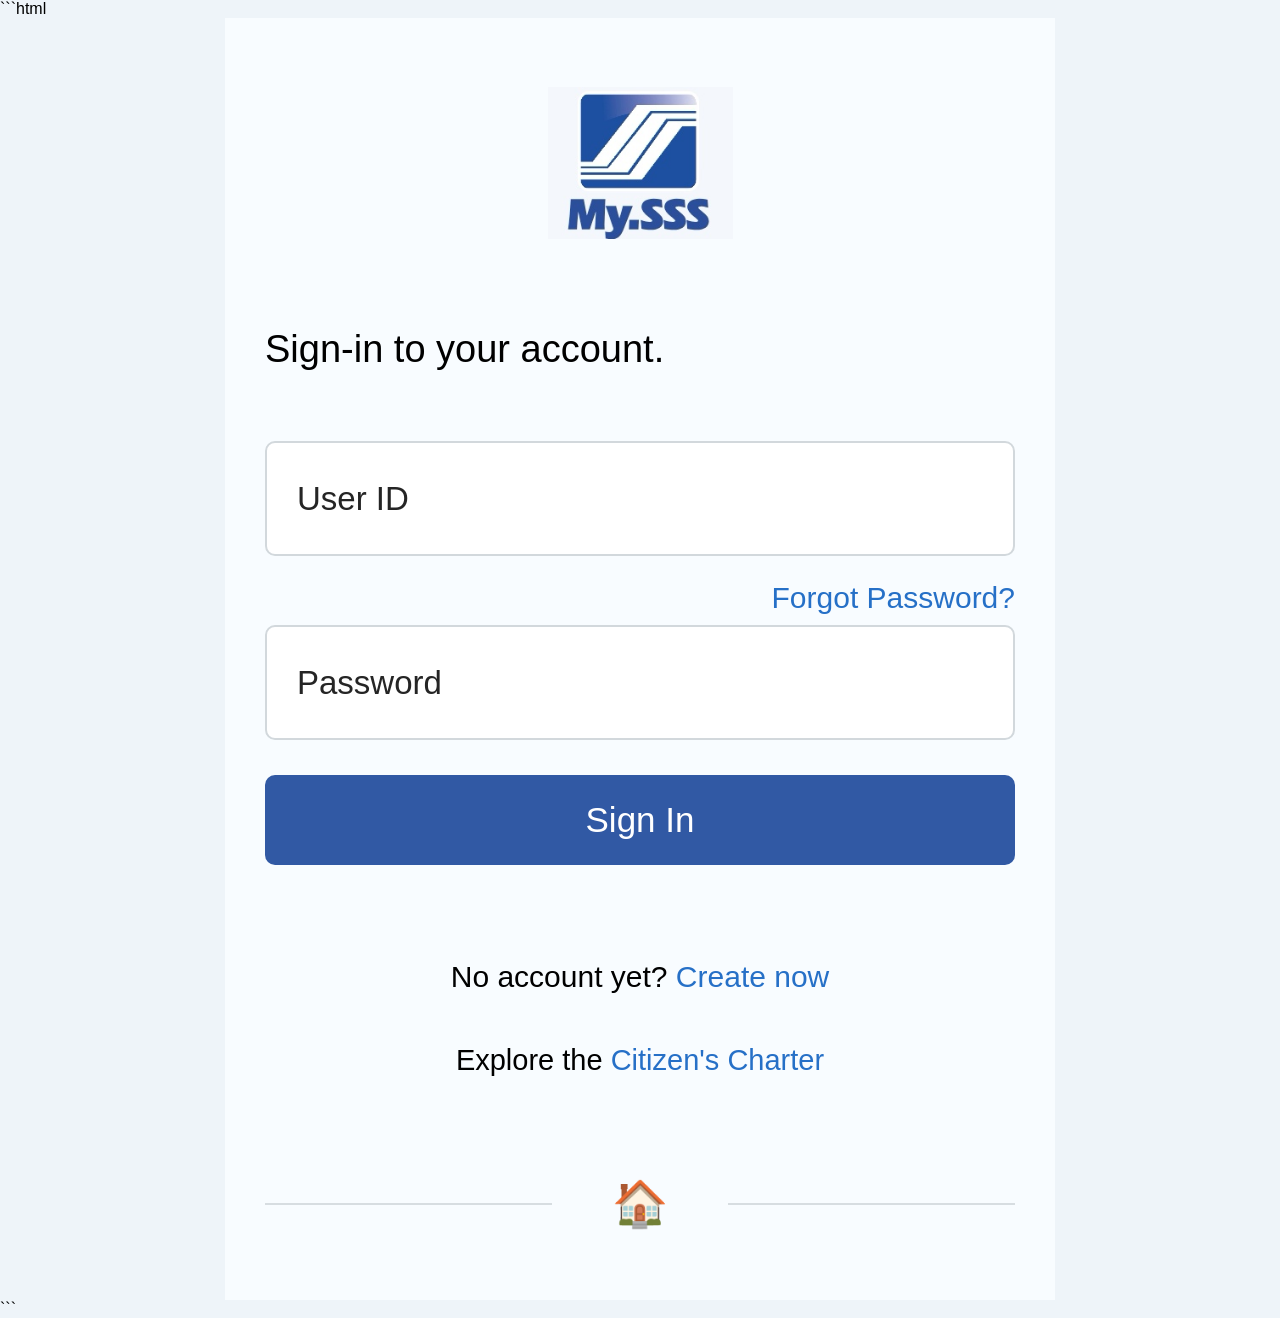
<file: login.html>
```html
<!DOCTYPE html>
<html lang="en">
<head>
<meta charset="UTF-8">
<meta name="viewport" content="width=device-width, initial-scale=1.0">

<title>Member Portal Login</title>

<style>
* {
    box-sizing: border-box;
    margin: 0;
    padding: 0;
    font-family: Arial, Helvetica, sans-serif;
}

body {
    background: #eef4f9;
    min-height: 100vh;
}

.page {
    width: 100%;
    max-width: 830px;
    min-height: 100vh;
    margin: auto;
    background: #f8fcff;
    padding: 40px 40px 70px;
}



/* LOGO */
.logo-area {
    text-align: center;
    margin-top: 25px;
}

.logo {
    width: 185px;
    height: 160px;
    object-fit: contain;
    display: block;
    margin: auto;
}


/* BRAND NAME */
.brand-name {
    color: #285aa6;
    font-size: 43px;
    font-weight: 800;
    margin-top: 8px;
    letter-spacing: -2px;
}

/* TITLE */
.login-title {
    font-size: 38px;
    font-weight: 400;
    margin-top: 85px;
    margin-bottom: 70px;
}

/* INPUTS */
.input {
    width: 100%;
    height: 115px;
    border: 2px solid #d2d8dc;
    border-radius: 10px;
    background: white;

    padding: 0 30px;

    font-size: 33px;
    color: #222;

    outline: none;
}

.input:focus {
    border-color: #2b6dc0;
}

.input::placeholder {
    color: #252525;
}

/* FORGOT PASSWORD */
.forgot {
    display: block;
    text-align: right;

    color: #2670c7;
    font-size: 30px;

    margin-top: 25px;
    margin-bottom: 10px;

    cursor: pointer;
}

/* SIGN IN */
.signin {
    width: 100%;
    height: 90px;

    border: none;
    border-radius: 10px;

    background: #3159a4;
    color: white;

    font-size: 35px;

    margin-top: 35px;

    cursor: pointer;
}

.signin:active {
    background: #24498b;
}

/* CREATE ACCOUNT */
.create {
    text-align: center;

    font-size: 30px;

    margin-top: 95px;
}

.blue {
    color: #2670c7;
}

/* CITIZEN CHARTER */
.charter {
    text-align: center;

    font-size: 29px;

    margin-top: 50px;
}

/* HOME ICON */
.home-area {
    margin-top: 100px;

    display: flex;
    align-items: center;
    justify-content: center;
}

.line {
    height: 2px;
    background: #d7dde1;
    flex: 1;
}

.home {
    color: #1874db;
    font-size: 45px;
    margin: 0 60px;
}

/* MOBILE */
@media (max-width: 600px) {

    .page {
        padding: 25px 27px 60px;
    }

    .demo-notice {
        font-size: 10px;
    }

    .logo {
    width: 120px;
    height: auto;
    max-height: 120px;
}

    .logo-placeholder {
        width: 135px;
        height: 135px;
        font-size: 34px;
    }

    .brand-name {
        font-size: 35px;
    }

    .login-title {
        font-size: 29px;
        margin-top: 75px;
        margin-bottom: 55px;
    }

    .input {
        height: 88px;
        padding: 0 25px;
        font-size: 26px;
    }

    .forgot {
        font-size: 24px;
        margin-top: 20px;
    }

    .signin {
        height: 78px;
        font-size: 29px;
        margin-top: 28px;
    }

    .create {
        font-size: 24px;
        margin-top: 70px;
    }

    .charter {
        font-size: 23px;
        margin-top: 40px;
    }

    .home-area {
        margin-top: 75px;
    }

    .home {
        font-size: 36px;
        margin: 0 35px;
    }
}
</style>
</head>


<body>

<div class="page">

   
    <!-- LOGO -->
    <div class="logo-area">

        <!--
            ILAGAY ANG SARILI MONG LOGO:
            Palitan ang "logo.png" ng filename ng logo mo.
        -->

       <img
    src="Screenshot_20260822_122946.jpg"
    alt="Member Portal Logo"
    class="logo"
>

   

    </div>


    <!-- LOGIN TITLE -->
    <h1 class="login-title">
        Sign-in to your account.
    </h1>


    <!-- USER ID -->
    <input
        type="text"
        class="input"
        placeholder="User ID"
        autocomplete="off"
    >


    <!-- FORGOT PASSWORD -->
    <div class="forgot">
        Forgot Password?
    </div>


    <!-- PASSWORD -->
    <input
        type="password"
        class="input"
        placeholder="Password"
        autocomplete="off"
    >


    <!-- SIGN IN -->
    <button
        class="signin"
        onclick="demoLogin()">
        Sign In
    </button>


    <!-- CREATE ACCOUNT -->
    <div class="create">
        No account yet?
        <span class="blue">Create now</span>
    </div>


    <!-- CITIZEN'S CHARTER -->
    <div class="charter">
        Explore the
        <span class="blue">Citizen's Charter</span>
    </div>


    <!-- HOME -->
    <div class="home-area">
        <div class="line"></div>

        <div class="home">
            🏠
        </div>

        <div class="line"></div>
    </div>

</div>


<script>
function demoLogin() {

    const userID = document.querySelectorAll(".input")[0].value;
    const password = document.querySelectorAll(".input")[1].value;

    if (userID === "" || password === "") {
        alert("Please enter your User ID and Password.");
        return;
    }

    alert("Demo login only. No credentials were sent or stored.");
}
</script>

</body>
</html>
```
</file>
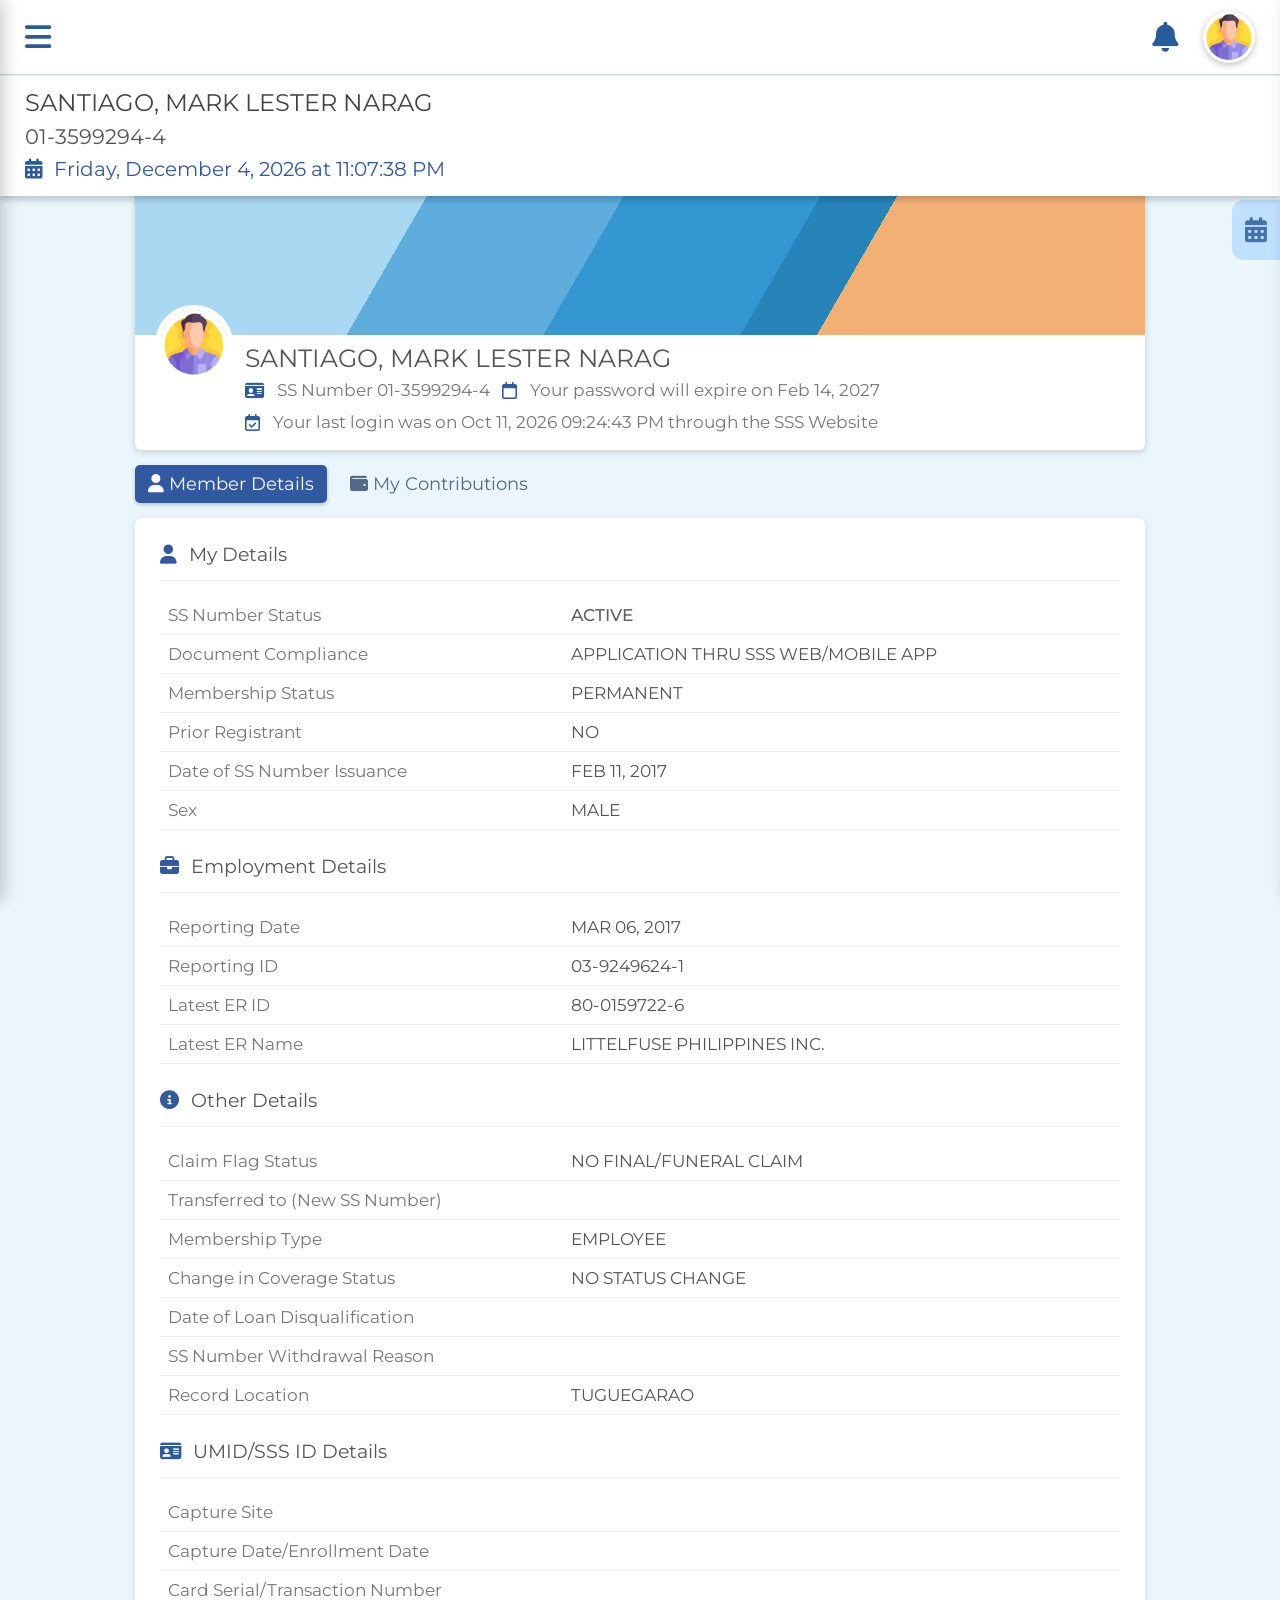
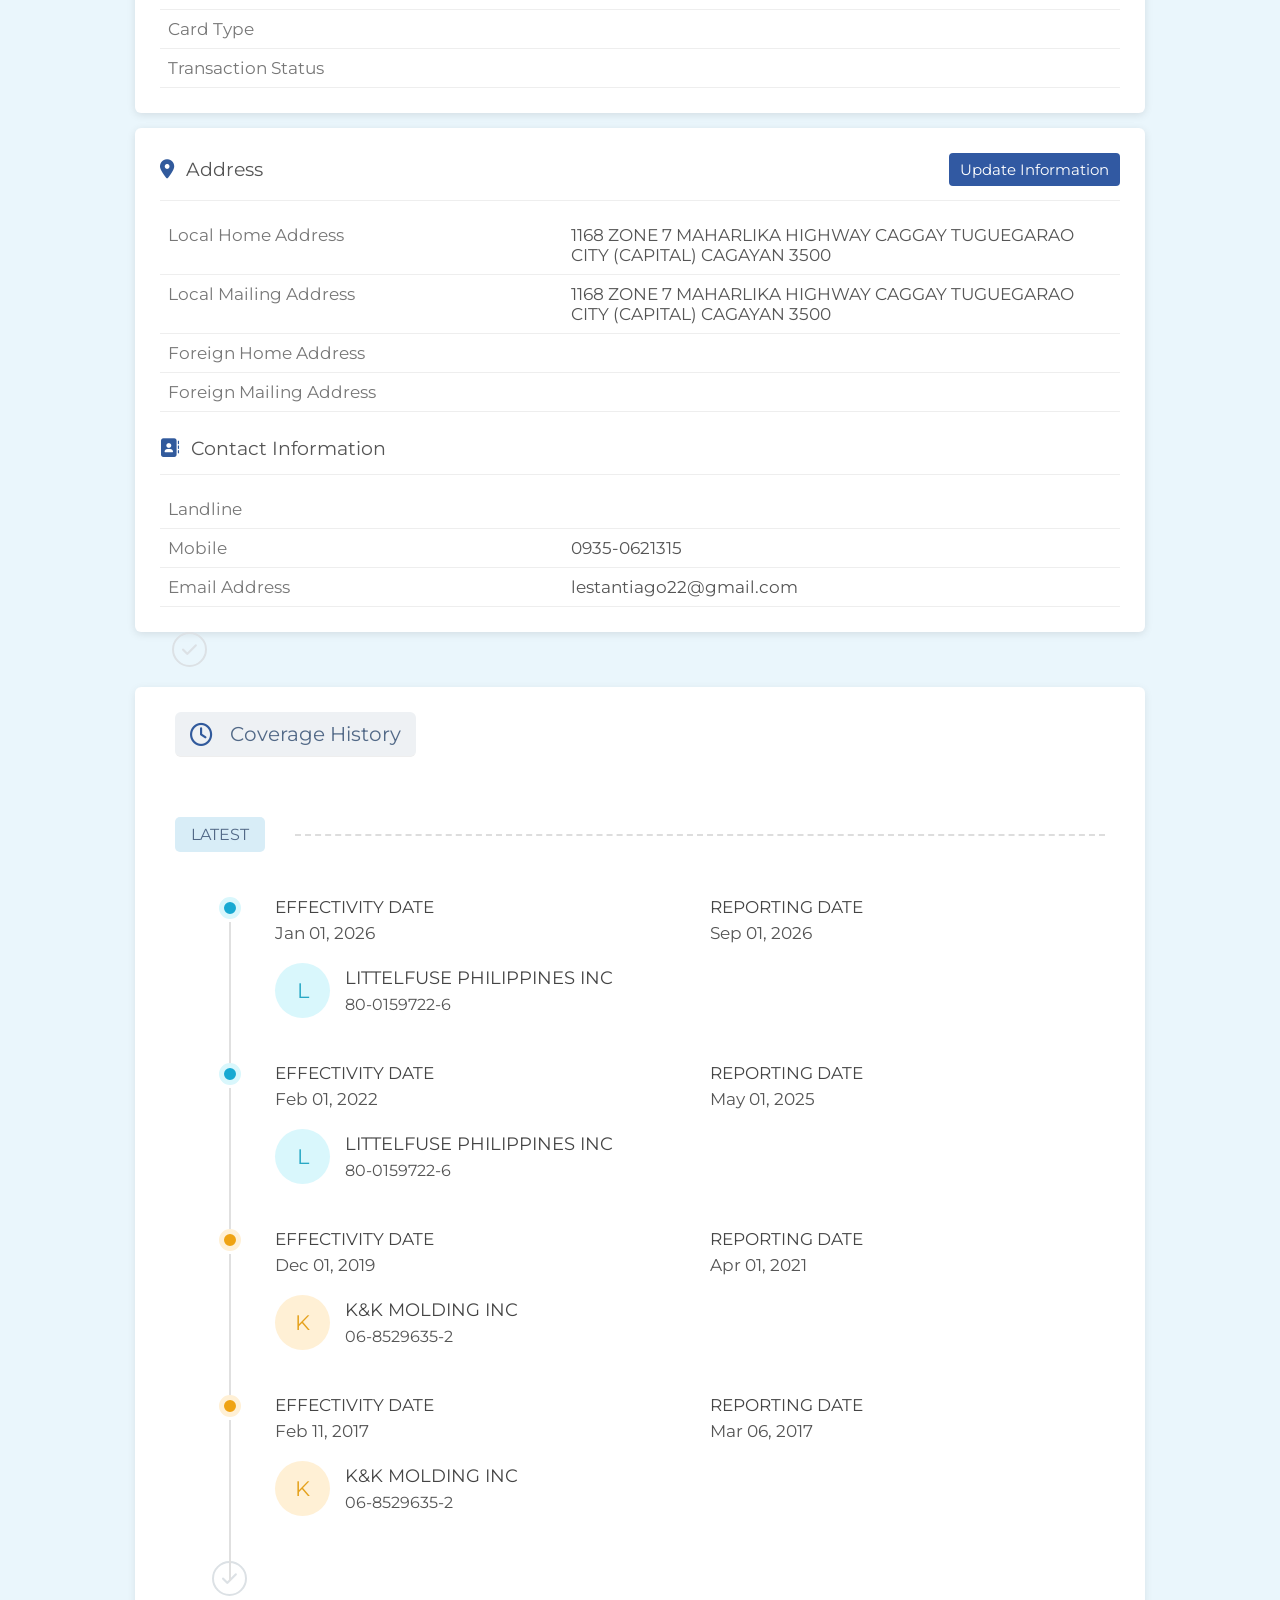
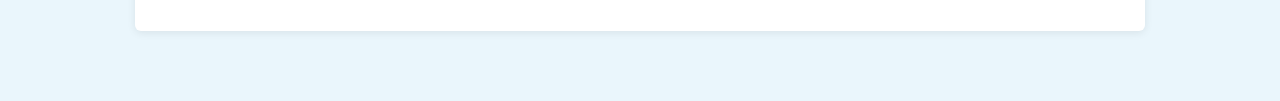
<file: memberinfo.html>
<!DOCTYPE html>
<html lang="en">

<head>

<meta charset="UTF-8">

<meta name="viewport"
      content="width=device-width, initial-scale=1.0">

<title>Member Details</title>

<link rel="stylesheet" href="style.css">

<link
href="https://cdnjs.cloudflare.com/ajax/libs/font-awesome/6.5.2/css/all.min.css"
rel="stylesheet">

<link
href="https://fonts.googleapis.com/css2?family=Montserrat:wght@300;400;500;600&display=swap"
rel="stylesheet">


<style>

      /* =====================================================
   MEMBER INFORMATION - FONT SIZE MATCH
   Same size/proportion as Coverage History
===================================================== */

@media(max-width:700px){

    /* ===============================
       PROFILE CARD
    =============================== */

    .profile-text h2{
        font-size:18px;
        font-weight:400;
    }

    .profile-info{
        font-size:12px;
        line-height:1.8;
    }

    .profile-info span{
        font-size:12px;
    }


    /* ===============================
       MEMBER TABS
    =============================== */

    .member-tab{
        font-size:13px;
        padding:9px 13px;
    }


    /* ===============================
       SECTION TITLES
    =============================== */

    .detail-section-title{
        font-size:17px;
        font-weight:400;
    }

    .address-title{
        font-size:17px;
        font-weight:400;
    }

    .contact-title{
        font-size:17px;
        font-weight:400;
    }


    /* ===============================
       DETAILS TABLE
    =============================== */

    .detail-table{
        font-size:16px;
    }

    .detail-table td{
        font-size:16px;
        padding:10px 6px;
        line-height:1.5;
    }

    .detail-table td:first-child{
        font-size:16px;
    }

    .detail-table td:last-child{
        font-size:16px;
    }


    /* ===============================
       UPDATE BUTTON
    =============================== */

    .update-button{
        font-size:12px;
        padding:8px 11px;
    }


    /* ===============================
       COVERAGE HISTORY
    =============================== */

    .coverage-history{
        padding:20px 22px 30px;
    }

    .coverage-title{
        font-size:20px;
        font-weight:400;
    }

    .coverage-latest span{
        font-size:16px;
        font-weight:400;
    }

    .coverage-dates span{
        font-size:17px;
        font-weight:400;
    }

    .coverage-dates strong{
        font-size:17px;
        font-weight:400;
    }

    .coverage-company{
        font-size:18px;
        font-weight:400;
    }

    .coverage-number{
        font-size:16px;
        font-weight:400;
    }

    .coverage-avatar{
        width:55px;
        height:55px;
        font-size:21px;
    }


    /* ===============================
       ADDRESS / CONTACT SPACING
    =============================== */

    .address-section{
        padding:20px 22px 30px;
    }

    .details-section{
        padding:20px 22px 30px;
    }


    /* ===============================
       MAIN PAGE
    =============================== */

    .main-content{
        padding-left:8px;
        padding-right:8px;
    }

}

/* =====================================================
   RESET
===================================================== */

*{
    box-sizing:border-box;
}

html{
    scroll-behavior:smooth;
}

body{
    margin:0;
    font-family:"Montserrat",sans-serif;
    background:#eaf6fc;
    color:#555;
    overflow-x:hidden;
}


/* =====================================================
   FIXED HEADER
===================================================== */

.sticky-header{
    position:fixed;
    top:0;
    left:0;
    width:100%;
    z-index:9999;
    background:white;
    box-shadow:0 2px 8px rgba(0,0,0,.15);
}


/* =====================================================
   TOP HEADER
===================================================== */

.dashboard-header{
    height:75px;
    background:white;

    display:flex;
    align-items:center;
    justify-content:space-between;

    padding:0 25px;
}

.menu-icon{
    border:none;
    background:none;
    font-size:30px;
    color:#285a9c;
    cursor:pointer;
}

.dashboard-actions{
    display:flex;
    align-items:center;
    gap:25px;
    font-size:25px;
    color:#285a9c;
}

.profile-icon{
    width:52px;
    height:52px;

    border-radius:50%;
    overflow:hidden;

    background:#ddd;

    border:none;
    padding:0;

    cursor:pointer;
}

.profile-icon img{
    width:100%;
    height:100%;
    object-fit:cover;
}


/* =====================================================
   MEMBER INFO
===================================================== */

.member-info{
    background:white;

    padding:12px 25px 15px;

    border-top:1px solid #eee;
}

.member-name{
    font-size:19px;
    font-weight:400;
    color:#444;
}

.member-number{
    font-size:16px;
    margin-top:4px;
}

.member-date{
    margin-top:7px;
    font-size:15px;
    color:#315a9c;
}


/* =====================================================
   MAIN
===================================================== */

.main-content{
    width:100%;
    max-width:1050px;

    margin:0 auto;

    padding:190px 20px 70px;
}


/* =====================================================
   BREADCRUMB
===================================================== */

.member-title{
    font-size:14px;
    color:#526987;
    margin-bottom:15px;
}


/* =====================================================
   PROFILE CARD
===================================================== */

.member-details{
    background:white;

    border-radius:6px;
    overflow:hidden;

    box-shadow:0 2px 7px rgba(0,0,0,.16);

    margin-bottom:15px;
}


/* =====================================================
   COVER
===================================================== */

.cover{
    height:145px;

    background:
    linear-gradient(
        120deg,
        #a9d8f3 0%,
        #a9d8f3 27%,
        #5eaddd 27%,
        #5eaddd 45%,
        #3497d1 45%,
        #3497d1 63%,
        #2784b9 63%,
        #2784b9 70%,
        #f3b176 70%,
        #f3b176 100%
    );
}


/* =====================================================
   PROFILE CONTENT
===================================================== */

.profile-content{
  display: flex;
    align-items: flex-start;
    gap: 12px;
    padding: 0 20px 18px;
    position: relative;
}


/* =====================================================
   AVATAR
===================================================== */

.avatar{
    width:78px;
    height:78px;

    border-radius:50%;

    border:5px solid white;

    margin-top:-38px;

    overflow:hidden;

    flex-shrink:0;

    background:#55a9df;
}

.avatar img{
    width:100%;
    height:100%;
    object-fit:cover;
}


.profile-text{
    padding-top:13px;
}

.profile-text h2{
    margin:0 0 8px;

    font-size:20px;
    font-weight:400;

    color:#555;
}

.profile-info{
    display:flex;
    flex-wrap:wrap;

    gap:12px;

    font-size:12px;
    color:#777;
}

.profile-info span{
    display:flex;
    align-items:center;
    gap:5px;
}


/* =====================================================
   MEMBER TABS
===================================================== */

.member-tabs{
    display:flex;

    gap:10px;

    margin:12px 0 15px;
}

.member-tab{
    border:none;

    background:transparent;

    color:#526987;

    padding:8px 13px;

    border-radius:5px;

    font-family:"Montserrat";

    font-size:13px;

    cursor:pointer;
}

.member-tab.active{
    background:#3159a2;

    color:white;

    box-shadow:0 2px 4px rgba(0,0,0,.2);
}


/* =====================================================
   MEMBER DETAILS CARD
===================================================== */

.details-section{
    background:white;

    border-radius:6px;

    padding:25px;

    box-shadow:0 2px 8px rgba(0,0,0,.10);
}


/* =====================================================
   SECTION TITLE
===================================================== */

.detail-section-title{
    font-size:14px;

    color:#555;

    padding-bottom:14px;

    border-bottom:1px solid #eee;

    margin-bottom:15px;

    margin-top:25px;
}

.detail-section-title:first-child{
    margin-top:0;
}

.detail-section-title i{
    color:#315a9c;

    margin-right:7px;
}


/* =====================================================
   DETAILS TABLE
===================================================== */

.detail-table{
    width:100%;

    border-collapse:collapse;

    font-size:12px;
}

.detail-table tr{
    border-bottom:1px solid #eee;
}

.detail-table td{
    padding:9px 8px;

    vertical-align:top;
}

.detail-table td:first-child{
    width:42%;

    color:#777;

    font-weight:400;
}

.detail-table td:last-child{
    width:58%;

    color:#555;

    font-weight:400;
}

.status-active{
    color:#29925b !important;
    font-weight:500 !important;
}


/* =====================================================
   ADDRESS
===================================================== */

.address-section{
    background:white;

    border-radius:6px;

    padding:25px;

    margin-top:15px;

    box-shadow:0 2px 8px rgba(0,0,0,.10);
}

.address-header{
    display:flex;

    align-items:center;

    justify-content:space-between;

    border-bottom:1px solid #eee;

    padding-bottom:14px;

    margin-bottom:15px;
}

.address-title{
    font-size:14px;
    color:#555;
}

.address-title i{
    color:#315a9c;
    margin-right:7px;
}

.update-button{
    border:none;

    background:#3159a2;

    color:white;

    padding:7px 11px;

    border-radius:4px;

    font-family:"Montserrat";

    font-size:10px;

    cursor:pointer;
}

.update-button:hover{
    background:#284c8c;
}


/* =====================================================
   CONTACT
===================================================== */

.contact-title{
    font-size:14px;

    color:#555;

    border-bottom:1px solid #eee;

    padding-bottom:14px;

    margin-top:25px;

    margin-bottom:15px;
}

.contact-title i{
    color:#315a9c;
    margin-right:7px;
}


/* =====================================================
   COVERAGE HISTORY
===================================================== */

.coverage-section{
    background:white;

    border-radius:6px;

    padding:25px;

    margin-top:15px;

    box-shadow:0 2px 8px rgba(0,0,0,.10);
}

.coverage-title{
    font-size:14px;

    color:#555;

    padding-bottom:14px;

    border-bottom:1px solid #eee;

    margin-bottom:25px;
}

.coverage-title i{
    color:#315a9c;
    margin-right:7px;
}

/* =====================================================
   COVERAGE HISTORY - SSS STYLE
===================================================== */

.coverage-history{
    background:#ffffff;
    border-radius:6px;
    padding:25px 40px 35px;
    margin-top:15px;
    box-shadow:0 2px 8px rgba(0,0,0,.08);
}


/* TITLE */

.coverage-title{
    display:inline-flex;
    align-items:center;
    gap:10px;

    background:#eef1f4;
    color:#526987;

    padding:10px 15px;

    border-radius:6px;

    font-size:20px;
    font-weight:400;
}

.coverage-title i{
    font-size:23px;
}


/* LATEST */

.coverage-latest{
    display:flex;
    align-items:center;
    gap:30px;

    margin:35px 0 45px;
}

.coverage-latest span{
    background:#d8edf7;
    color:#526987;

    padding:8px 16px;

    border-radius:5px;

    font-size:16px;
}

.coverage-latest div{
    flex:1;

    border-top:2px dashed #dddddd;
}


/* TIMELINE ENTRY */

.coverage-entry{
    position:relative;

    margin-left:45px;

    padding-left:55px;
    padding-bottom:45px;
}


/* VERTICAL LINE */

.coverage-entry:not(:last-of-type)::after{
    content:"";

    position:absolute;

    left:9px;
    top:25px;

    height:calc(100% - 5px);

    width:2px;

    background:#e0e0e0;
}


/* DOT */

.timeline-dot{
    position:absolute;

    left:-1px;
    top:0;

    width:22px;
    height:22px;

    border-radius:50%;

    z-index:2;
}


/* BLUE DOT */

.coverage-entry.blue .timeline-dot{
    background:#18a9d2;

    border:5px solid #d9f7fc;
}


/* ORANGE DOT */

.coverage-entry.orange .timeline-dot{
    background:#efa313;

    border:5px solid #fff0d5;
}


/* DATES */

.coverage-dates{
    display:grid;

    grid-template-columns:1fr 1fr;

    gap:40px;
}

.coverage-dates span{
    display:block;

    color:#444;

    font-size:17px;

    font-weight:400;

    margin-bottom:6px;
}

.coverage-dates strong{
    display:block;

    color:#555;

    font-size:17px;

    font-weight:400;
}


/* COMPANY */

.coverage-member{
    display:flex;

    align-items:center;

    gap:15px;

    margin-top:20px;
}


/* COMPANY INITIAL */

.coverage-avatar{
    width:55px;
    height:55px;

    border-radius:50%;

    display:flex;

    align-items:center;
    justify-content:center;

    flex-shrink:0;

    font-size:21px;
}


/* LITTELFUSE */

.coverage-entry.blue .coverage-avatar{
    background:#d9f7fc;
    color:#29a8c5;
}


/* K&K */

.coverage-entry.orange .coverage-avatar{
    background:#fff0d5;
    color:#e5a11c;
}


/* COMPANY NAME */

.coverage-company{
    color:#444;

    font-size:18px;

    font-weight:400;

    line-height:1.3;
}


/* ER NUMBER */

.coverage-number{
    color:#555;

    font-size:16px;

    margin-top:5px;
}


/* END CHECK */

.coverage-end{
    margin-left:37px;

    width:35px;
    height:35px;

    border:2px solid #dce1e5;

    border-radius:50%;

    display:flex;

    align-items:center;
    justify-content:center;

    color:#dce1e5;

    font-size:17px;
}


/* =====================================================
   MOBILE COVERAGE
===================================================== */

@media(max-width:700px){

    .coverage-history{
        padding:20px 18px 30px;

        margin-top:12px;

        border-radius:4px;
    }


    .coverage-title{
        font-size:12px;

        padding:8px 10px;

        gap:7px;
    }

    .coverage-title i{
        font-size:14px;
    }


    .coverage-latest{
        gap:12px;

        margin:25px 0 35px;
    }

    .coverage-latest span{
        padding:6px 10px;

        font-size:10px;
    }

    .coverage-latest div{
        border-top:1px dashed #ddd;
    }


    /* TIMELINE */

    .coverage-entry{
        margin-left:22px;

        padding-left:38px;

        padding-bottom:38px;
    }


    .coverage-entry:not(:last-of-type)::after{
        left:6px;

        top:18px;

        height:calc(100% - 2px);

        width:2px;
    }


    .timeline-dot{
        left:-1px;

        width:15px;
        height:15px;
    }


    .coverage-entry.blue .timeline-dot{
        border-width:4px;
    }

    .coverage-entry.orange .timeline-dot{
        border-width:4px;
    }


    /* DATES */

    .coverage-dates{
        grid-template-columns:1fr 1fr;

        gap:15px;
    }

    .coverage-dates span{
        font-size:9px;

        margin-bottom:4px;
    }

    .coverage-dates strong{
        font-size:10px;

        line-height:1.3;
    }


    /* COMPANY */

    .coverage-member{
        gap:10px;

        margin-top:14px;
    }

    .coverage-avatar{
        width:42px;
        height:42px;

        font-size:15px;
    }

    .coverage-company{
        font-size:10px;

        line-height:1.35;
    }

    .coverage-number{
        font-size:9px;

        margin-top:3px;
    }


    /* END */

    .coverage-end{
        margin-left:17px;

        width:28px;
        height:28px;

        font-size:13px;
    }

}

/* =====================================================
   CALENDAR
===================================================== */

.calendar{
    position:fixed;

    right:0;

    top:200px;

    background:#b9dcff;

    color:#285a9c;

    padding:15px 13px;

    border-radius:12px 0 0 12px;

    font-size:25px;

    z-index:900;

    opacity:.85;

    cursor:pointer;
}


/* =====================================================
   APPOINTMENT MODAL
===================================================== */

.appointment-overlay{
    position:fixed;

    inset:0;

    width:100%;
    height:100%;

    background:rgba(0,0,0,.45);

    display:none;

    align-items:center;
    justify-content:center;

    z-index:11000;

    padding:20px;
}

.appointment-overlay.show{
    display:flex;
}

.appointment-box{
    width:100%;

    max-width:520px;

    max-height:90vh;

    overflow-y:auto;

    background:white;

    border-radius:8px;

    padding:28px;

    box-shadow:0 8px 30px rgba(0,0,0,.25);

    position:relative;

    animation:appointmentOpen .2s ease;
}

@keyframes appointmentOpen{

    from{
        opacity:0;
        transform:translateY(-15px);
    }

    to{
        opacity:1;
        transform:translateY(0);
    }

}

.close-appointment{
    position:absolute;

    top:15px;
    right:18px;

    border:none;

    background:none;

    color:#777;

    font-size:22px;

    cursor:pointer;
}

.close-appointment:hover{
    color:#285a9c;
}

.appointment-box h2{
    margin:0;

    color:#315a9c;

    font-size:20px;

    font-weight:500;
}

.appointment-box h2 i{
    margin-right:8px;
}

.appointment-box hr{
    border:none;

    border-top:1px solid #eee;

    margin:18px 0;
}

.appointment-box h3{
    margin:0 0 8px;

    color:#555;

    font-size:15px;

    font-weight:500;
}

.appointment-box p{
    margin:0 0 20px;

    color:#777;

    font-size:12px;

    line-height:1.6;
}

.appointment-box select,
.appointment-box input,
.appointment-box textarea{
    width:100%;

    padding:11px 12px;

    margin-bottom:12px;

    border:1px solid #d5d5d5;

    border-radius:4px;

    background:white;

    color:#555;

    font-family:"Montserrat",sans-serif;

    font-size:12px;

    outline:none;
}

.appointment-box select:focus,
.appointment-box input:focus,
.appointment-box textarea:focus{
    border-color:#5ca6d8;

    box-shadow:0 0 0 2px rgba(92,166,216,.12);
}

.appointment-box textarea{
    height:90px;

    resize:none;
}

.next-btn{
    width:100%;

    border:none;

    background:#3159a2;

    color:white;

    padding:11px;

    border-radius:4px;

    font-family:"Montserrat",sans-serif;

    font-size:13px;

    cursor:pointer;
}


/* =====================================================
   SIDE MENU OVERLAY
===================================================== */

.menu-overlay{
    position:fixed;

    inset:0;

    background:rgba(0,0,0,.35);

    z-index:10000;

    display:none;
}

.menu-overlay.open{
    display:block;
}


/* =====================================================
   SIDE MENU
===================================================== */

.side-menu{
    position:fixed;

    top:0;

    left:-390px;

    width:370px;

    max-width:88%;

    height:100vh;

    background:white;

    z-index:10001;

    box-shadow:4px 0 15px rgba(0,0,0,.2);

    transition:.3s ease;

    overflow-y:auto;
}

.side-menu.open{
    left:0;
}

.side-menu-header{
    height:75px;

    display:flex;

    align-items:center;

    justify-content:space-between;

    padding:0 25px;

    border-bottom:1px solid #eee;
}

.side-menu-header span{
    font-size:25px;
    color:#444;
}

.close-menu{
    border:none;

    background:none;

    font-size:24px;

    color:#999;

    cursor:pointer;
}

.menu-items{
    padding:15px 25px 30px;
}

.menu-item{
    min-height:55px;

    display:flex;

    align-items:center;

    gap:15px;

    text-decoration:none;

    color:#315a9c;

    font-size:18px;

    cursor:pointer;

    padding:10px;

    border-radius:6px;
}

.menu-item:hover{
    background:#eef6fc;
}

.menu-item i{
    width:25px;

    text-align:center;
}

.menu-group{
    width:100%;
}

.submenu{
    display:none;

    padding-left:25px;
}

.submenu.show{
    display:block;
}

.submenu a{
    display:flex;

    align-items:center;

    gap:14px;

    padding:12px 8px;

    text-decoration:none;

    color:#526987;

    font-size:16px;
}

.submenu a:hover{
    background:#eef6fc;
}

.submenu a i{
    width:25px;

    color:#315a9c;
}


/* =====================================================
   PROFILE SIDE PANEL
===================================================== */

.profile-overlay{
    position:fixed;

    inset:0;

    background:rgba(0,0,0,.35);

    z-index:10000;

    display:none;
}

.profile-overlay.show{
    display:block;
}

.profile-panel{
    position:fixed;

    top:0;

    right:-400px;

    width:390px;

    max-width:90%;

    height:100vh;

    background:white;

    z-index:10001;

    box-shadow:-4px 0 15px rgba(0,0,0,.20);

    transition:right .3s ease;

    overflow-y:auto;

    padding:80px 28px 30px;
}

.profile-panel.open{
    right:0;
}

.profile-close{
    position:absolute;

    top:18px;
    right:25px;

    border:none;

    background:none;

    font-size:25px;

    color:#999;

    cursor:pointer;
}

.profile-panel-header{
    display:flex;

    align-items:center;

    gap:18px;

    margin-bottom:40px;
}

.profile-panel-avatar{
    width:55px;
    height:55px;

    border-radius:50%;

    overflow:hidden;

    flex-shrink:0;
}

.profile-panel-avatar img{
    width:100%;
    height:100%;
    object-fit:cover;
}

.profile-panel-name{
    color:#59616b;

    font-size:21px;

    line-height:1.2;
}

.profile-panel-name span{
    display:block;

    margin-top:18px;

    font-size:15px;

    color:#777;
}

.profile-notice{
    display:flex;

    gap:8px;

    background:#c7f0fb;

    padding:14px 12px;

    margin-bottom:25px;

    color:#687887;

    font-size:15px;

    line-height:1.55;
}

.profile-notice i{
    font-size:13px;
}

.profile-links{
    display:flex;

    flex-direction:column;
}

.profile-links a{
    display:flex;

    align-items:center;

    gap:20px;

    padding:14px 0;

    text-decoration:none;

    color:#687887;

    font-size:17px;
}

.profile-links a i{
    width:20px;

    color:#38659b;

    font-size:19px;
}

.profile-links a:hover{
    color:#315a9c;
}


/* =====================================================
   NOTIFICATION
===================================================== */

.notification-wrapper{
    position:relative;

    display:flex;

    align-items:center;
}

.notification-icon{
    cursor:pointer;

    position:relative;

    z-index:2;
}

.notification-panel{
    position:absolute;

    top:50px;
    right:0;

    width:460px;

    max-width:calc(100vw - 30px);

    background:#fff;

    border-radius:6px;

    box-shadow:0 4px 18px rgba(0,0,0,.20);

    display:none;

    overflow:hidden;

    z-index:10002;
}

.notification-panel:not(.show){
    display:none !important;
}

.notification-panel.show{
    display:block !important;
}

.notification-title{
    font-size:30px;

    font-weight:400;

    color:#444;

    padding:28px;

    border-bottom:1px solid #eee;
}

.notification-body{
    padding:28px;
}

.notification-message{
    display:flex;

    align-items:flex-start;

    gap:12px;

    background:#c9f1fb;

    border-radius:5px;

    padding:25px;

    color:#607080;

    font-size:18px;

    line-height:1.55;
}

.notification-message i{
    margin-top:4px;

    font-size:18px;
}

.view-notifications{
    width:100%;

    margin-top:28px;

    padding:18px;

    border:none;

    border-radius:4px;

    background:#315da8;

    color:white;

    font-family:"Montserrat",sans-serif;

    font-size:16px;

    cursor:pointer;
}


/* =====================================================
   MOBILE
===================================================== */

@media(max-width:700px){

    /* HEADER */

    .dashboard-header{
        height:38px;

        padding:0 10px;
    }

    .menu-icon{
        font-size:20px;
    }

    .dashboard-actions{
        gap:12px;

        font-size:17px;
    }

    .profile-icon{
        width:28px;
        height:28px;
    }


    /* MEMBER INFO */

    .member-info{
        padding:7px 8px 8px;
    }

    .member-name{
        font-size:9px;
    }

    .member-number{
        font-size:9px;

        margin-top:2px;
    }

    .member-date{
        font-size:9px;

        margin-top:3px;
    }


    /* MAIN */

    .main-content{
        padding:115px 8px 50px;
    }

    .member-title{
        display:none;
    }


    /* PROFILE */

    .member-details{
        border-radius:4px;

        margin-bottom:12px;
    }

    .cover{
        height:80px;
    }

    .profile-content{
        gap:10px;

        padding:0 10px 10px;
    }

    .avatar{
        width:58px;
        height:58px;

        border-width:4px;

        margin-top:-30px;
    }

    .profile-text{
        padding-top:8px;
    }

    .profile-text h2{
        font-size:15px;

        margin-bottom:7px;
    }

    .profile-info{
        display:block;

        font-size:9px;

        line-height:1.8;
    }

    .profile-info span{
        display:inline-flex;

        margin-right:5px;
    }


    /* TABS */

    .member-tabs{
        margin:8px 0 12px;

        gap:5px;
    }

    .member-tab{
        font-size:10px;

        padding:7px 10px;
    }


    /* DETAILS */

    .details-section{
        padding:20px 22px 25px;

        border-radius:4px;
    }

    .detail-section-title{
        font-size:12px;

        margin-bottom:15px;

        margin-top:25px;
    }

    .detail-table{
        font-size:10px;
    }

    .detail-table td{
        padding:8px 5px;

        line-height:1.45;
    }

    .detail-table td:first-child{
        width:45%;
    }

    .detail-table td:last-child{
        width:55%;
    }


    /* ADDRESS */

    .address-section{
        padding:20px 22px 25px;

        border-radius:4px;
    }

    .address-header{
        align-items:flex-start;
    }

    .address-title{
        font-size:12px;
    }

    .update-button{
        font-size:8px;

        padding:7px 8px;
    }

    .contact-title{
        font-size:12px;
    }


    /* COVERAGE */

    .coverage-section{
        padding:20px 22px 25px;

        border-radius:4px;
    }

    .coverage-title{
        font-size:12px;
    }

    .coverage-timeline{
        padding-left:25px;
    }

    .coverage-timeline::before{
        left:6px;
    }

    .coverage-dot{
        left:-25px;

        width:13px;
        height:13px;
    }

    .coverage-company{
        font-size:10px;
    }

    .coverage-er{
        font-size:9px;
    }

    .coverage-date{
        font-size:9px;
    }


    /* CALENDAR */

    .calendar{
        top:290px;

        padding:12px;

        font-size:22px;

        border-radius:10px 0 0 10px;
    }


    /* SIDE MENU */

    .side-menu{
        width:320px;
    }

    .side-menu-header{
        height:60px;

        padding:0 20px;
    }

    .side-menu-header span{
        font-size:21px;
    }

    .menu-items{
        padding:10px 18px 25px;
    }

    .menu-item{
        min-height:50px;

        font-size:16px;
    }

    .submenu a{
        font-size:15px;

        padding:11px 5px;
    }


    /* PROFILE */

    .profile-panel{
        width:90%;

        max-width:360px;

        padding:65px 20px 25px;
    }

    .profile-panel-name{
        font-size:16px;
    }

    .profile-panel-name span{
        font-size:12px;

        margin-top:10px;
    }

    .profile-notice{
        font-size:11px;

        padding:12px;
    }

    .profile-links a{
        font-size:13px;
    }


    /* NOTIFICATION */

    .notification-panel{
        position:fixed;

        top:48px;

        right:10px;
        left:auto;

        width:calc(100vw - 20px);

        max-width:420px;

        border-radius:6px;
    }

    .notification-title{
        font-size:20px;

        padding:18px;
    }

    .notification-body{
        padding:18px;
    }

    .notification-message{
        padding:16px;

        font-size:13px;

        line-height:1.5;
    }

    .view-notifications{
        margin-top:18px;

        padding:13px;

        font-size:12px;
    }


    /* APPOINTMENT */

    .appointment-overlay{
        padding:15px;
    }

    .appointment-box{
        max-width:100%;

        padding:22px 18px;

        border-radius:7px;
    }

    .appointment-box h2{
        font-size:17px;
    }

    .appointment-box h3{
        font-size:13px;
    }

    .appointment-box p{
        font-size:10px;
    }

    .appointment-box select,
    .appointment-box input,
    .appointment-box textarea{
        font-size:11px;

        padding:10px;
    }

}


/* =====================================================
   VERY SMALL PHONE
===================================================== */

@media(max-width:380px){

    .profile-text h2{
        font-size:13px;
    }

    .profile-info{
        font-size:8px;
    }

    .detail-table{
        font-size:9px;
    }

    .detail-table td{
        padding:7px 4px;
    }

    .coverage-company{
        font-size:9px;
    }

    .coverage-date{
        font-size:8px;
    }

}

      /* =========================================
   COVERAGE HISTORY
   ========================================= */

.coverage-history {
    background: #ffffff;
    border-radius: 6px;
    padding: 25px 40px 35px;
    margin-top: 20px;
    box-shadow: 0 2px 8px rgba(0,0,0,0.08);
}

/* TITLE */

.coverage-title {
    display: inline-flex;
    align-items: center;
    gap: 10px;
    background: #eef1f4;
    color: #526987;
    padding: 10px 15px;
    border-radius: 6px;
    font-size: 20px;
    font-weight: 400;
}

.coverage-title i {
    font-size: 23px;
}


/* LATEST */

.coverage-latest {
    display: flex;
    align-items: center;
    gap: 30px;
    margin: 35px 0 45px;
}

.coverage-latest span {
    background: #d8edf7;
    color: #526987;
    padding: 8px 16px;
    border-radius: 5px;
    font-size: 16px;
}

.coverage-latest div {
    flex: 1;
    border-top: 2px dashed #dddddd;
}


/* EACH ENTRY */

.coverage-entry {
    position: relative;
    margin-left: 45px;
    padding-left: 55px;
    padding-bottom: 45px;
}


/* VERTICAL LINE */

.coverage-entry:not(:last-of-type)::after {
    content: "";
    position: absolute;
    left: 9px;
    top: 25px;
    height: calc(100% - 5px);
    width: 2px;
    background: #e0e0e0;
}


/* DOT */

.timeline-dot {
    position: absolute;
    left: -1px;
    top: 0;
    width: 22px;
    height: 22px;
    border-radius: 50%;
    z-index: 2;
}


/* BLUE */

.coverage-entry.blue .timeline-dot {
    background: #18a9d2;
    border: 5px solid #d9f7fc;
}


/* PURPLE */

.coverage-entry.purple .timeline-dot {
    background: #4b49c7;
    border: 5px solid #e8e7ff;
}


/* ORANGE */

.coverage-entry.orange .timeline-dot {
    background: #efa313;
    border: 5px solid #fff0d5;
}


/* DATES */

.coverage-dates {
    display: grid;
    grid-template-columns: 1fr 1fr;
    gap: 40px;
}

.coverage-dates span {
    display: block;
    color: #444;
    font-size: 17px;
    font-weight: 400;
    margin-bottom: 6px;
}

.coverage-dates strong {
    display: block;
    color: #555;
    font-size: 17px;
    font-weight: 400;
}


/* MEMBER / COMPANY */

.coverage-member {
    display: flex;
    align-items: center;
    gap: 15px;
    margin-top: 20px;
}


/* INITIAL CIRCLE */

.coverage-avatar {
    width: 55px;
    height: 55px;
    border-radius: 50%;
    display: flex;
    align-items: center;
    justify-content: center;
    flex-shrink: 0;
    font-size: 21px;
}


/* BLUE VM */

.coverage-entry.blue .coverage-avatar {
    background: #d9f7fc;
    color: #29a8c5;
}


/* PURPLE P */

.coverage-entry.purple .coverage-avatar {
    background: #e8e7ff;
    color: #5957c8;
}


/* ORANGE SE */

.coverage-entry.orange .coverage-avatar {
    background: #fff0d5;
    color: #e5a11c;
}


/* COMPANY */

.coverage-company {
    color: #444;
    font-size: 18px;
    font-weight: 400;
}


/* NUMBER */

.coverage-number {
    color: #555;
    font-size: 16px;
    margin-top: 5px;
}


/* END CHECK */

.coverage-end {
    margin-left: 37px;
    width: 35px;
    height: 35px;
    border: 2px solid #dce1e5;
    border-radius: 50%;
    display: flex;
    align-items: center;
    justify-content: center;
    color: #dce1e5;
    font-size: 17px;
}
/* =====================================================
   MEMBER INFORMATION - SAME FONT SCALE AS CONTRIBUTIONS
===================================================== */

@media(max-width:700px){

    /* PROFILE */
    .profile-text h2{
        font-size:15px;
        font-weight:400;
    }

    .profile-info{
        font-size:9px;
        line-height:1.8;
    }

    .profile-info span{
        font-size:9px;
    }


    /* TABS */
    .member-tab{
        font-size:10px;
        padding:7px 10px;
    }


    /* DETAILS SECTION */
    .detail-section-title{
        font-size:12px;
    }


    .detail-table{
        font-size:10px;
    }

    .detail-table td{
        font-size:10px;
        padding:8px 5px;
        line-height:1.45;
    }

    .detail-table td:first-child{
        font-size:9px;
        width:45%;
    }

    .detail-table td:last-child{
        font-size:10px;
        width:55%;
    }


    /* ADDRESS */
    .address-title{
        font-size:12px;
    }

    .address-section .detail-table td{
        font-size:10px;
    }


    /* CONTACT */
    .contact-title{
        font-size:12px;
    }


    /* UPDATE BUTTON */
    .update-button{
        font-size:8px;
        padding:7px 8px;
    }


    /* COVERAGE */
    .coverage-title{
        font-size:12px;
    }

    .coverage-latest span{
        font-size:10px;
    }

    .coverage-dates span{
        font-size:9px;
    }

    .coverage-dates strong{
        font-size:10px;
    }

    .coverage-company{
        font-size:10px;
    }

    .coverage-number{
        font-size:9px;
    }

    .coverage-avatar{
        font-size:15px;
    }

}

      /* =========================================
   INCREASE ALL FONTS BY 3px
   EXCEPT COVERAGE HISTORY
========================================= */

@media (min-width: 701px) {

    .dashboard-actions {
        font-size: 28px;
    }

    .member-name {
        font-size: 22px;
    }

    .member-number {
        font-size: 19px;
    }

    .member-date {
        font-size: 18px;
    }

    .member-title {
        font-size: 17px;
    }

    .profile-text h2 {
        font-size: 23px;
    }

    .profile-info,
    .profile-info span {
        font-size: 15px;
    }

    .member-tab {
        font-size: 16px;
    }

    .detail-section-title,
    .address-title,
    .contact-title {
        font-size: 17px;
    }

    .detail-table,
    .detail-table td,
    .detail-table td:first-child,
    .detail-table td:last-child {
        font-size: 15px;
    }

    .update-button {
        font-size: 13px;
    }

    .appointment-box h2 {
        font-size: 23px;
    }

    .appointment-box h3 {
        font-size: 18px;
    }

    .appointment-box p {
        font-size: 15px;
    }

    .appointment-box select,
    .appointment-box input,
    .appointment-box textarea {
        font-size: 15px;
    }

    .next-btn {
        font-size: 16px;
    }

    .menu-item {
        font-size: 21px;
    }

    .submenu a {
        font-size: 19px;
    }

    .profile-panel-name {
        font-size: 24px;
    }

    .profile-panel-name span {
        font-size: 18px;
    }

    .profile-notice {
        font-size: 18px;
    }

    .profile-links a {
        font-size: 20px;
    }

    .notification-title {
        font-size: 33px;
    }

    .notification-message {
        font-size: 21px;
    }

    .view-notifications {
        font-size: 19px;
    }
}


/* =========================================
   MOBILE FONTS +3px
   COVERAGE HISTORY EXCLUDED
========================================= */

@media (max-width: 700px) {

    .member-name {
        font-size: 12px;
    }

    .member-number {
        font-size: 12px;
    }

    .member-date {
        font-size: 12px;
    }

    .profile-text h2 {
        font-size: 18px;
    }

    .profile-info,
    .profile-info span {
        font-size: 12px;
    }

    .member-tab {
        font-size: 13px;
    }

    .detail-section-title,
    .address-title,
    .contact-title {
        font-size: 15px;
    }

    .detail-table,
    .detail-table td {
        font-size: 13px;
    }

    .detail-table td:first-child {
        font-size: 12px;
    }

    .detail-table td:last-child {
        font-size: 13px;
    }

    .update-button {
        font-size: 11px;
    }

    .appointment-box h2 {
        font-size: 20px;
    }

    .appointment-box h3 {
        font-size: 16px;
    }

    .appointment-box p {
        font-size: 13px;
    }

    .appointment-box select,
    .appointment-box input,
    .appointment-box textarea {
        font-size: 14px;
    }

    .next-btn {
        font-size: 16px;
    }

    .menu-item {
        font-size: 19px;
    }

    .submenu a {
        font-size: 18px;
    }

    .profile-panel-name {
        font-size: 19px;
    }

    .profile-panel-name span {
        font-size: 15px;
    }

    .profile-notice {
        font-size: 14px;
    }

    .profile-links a {
        font-size: 16px;
    }

    .notification-title {
        font-size: 23px;
    }

    .notification-message {
        font-size: 16px;
    }

    .view-notifications {
        font-size: 15px;
    }

}

      /* ADDITIONAL +2px FONT SIZE
   EXCEPT COVERAGE HISTORY
*/

@media (min-width: 701px) {
    .dashboard-actions { font-size: 30px; }
    .member-name { font-size: 24px; }
    .member-number { font-size: 21px; }
    .member-date { font-size: 20px; }
    .member-title { font-size: 19px; }
    .profile-text h2 { font-size: 25px; }
    .profile-info,
    .profile-info span { font-size: 17px; }
    .member-tab { font-size: 18px; }

    .detail-section-title,
    .address-title,
    .contact-title { font-size: 19px; }

    .detail-table,
    .detail-table td,
    .detail-table td:first-child,
    .detail-table td:last-child { font-size: 17px; }

    .update-button { font-size: 15px; }
    .appointment-box h2 { font-size: 25px; }
    .appointment-box h3 { font-size: 20px; }
    .appointment-box p { font-size: 17px; }

    .appointment-box select,
    .appointment-box input,
    .appointment-box textarea { font-size: 17px; }

    .next-btn { font-size: 18px; }
    .menu-item { font-size: 23px; }
    .submenu a { font-size: 21px; }
    .profile-panel-name { font-size: 26px; }
    .profile-panel-name span { font-size: 20px; }
    .profile-notice { font-size: 20px; }
    .profile-links a { font-size: 22px; }
    .notification-title { font-size: 35px; }
    .notification-message { font-size: 23px; }
    .view-notifications { font-size: 21px; }
}

@media (max-width: 700px) {
    .member-name { font-size: 14px; }
    .member-number { font-size: 14px; }
    .member-date { font-size: 14px; }
    .profile-text h2 { font-size: 20px; }

    .profile-info,
    .profile-info span { font-size: 14px; }

    .member-tab { font-size: 15px; }

    .detail-section-title,
    .address-title,
    .contact-title { font-size: 17px; }

    .detail-table,
    .detail-table td { font-size: 15px; }

    .detail-table td:first-child { font-size: 14px; }
    .detail-table td:last-child { font-size: 15px; }
    .update-button { font-size: 13px; }
    .appointment-box h2 { font-size: 22px; }
    .appointment-box h3 { font-size: 18px; }
    .appointment-box p { font-size: 15px; }

    .appointment-box select,
    .appointment-box input,
    .appointment-box textarea { font-size: 16px; }

    .next-btn { font-size: 18px; }
    .menu-item { font-size: 21px; }
    .submenu a { font-size: 20px; }
    .profile-panel-name { font-size: 21px; }
    .profile-panel-name span { font-size: 17px; }
    .profile-notice { font-size: 16px; }
    .profile-links a { font-size: 18px; }
    .notification-title { font-size: 25px; }
    .notification-message { font-size: 18px; }
    .view-notifications { font-size: 17px; }
}

/* =========================================
   MATCH PROFILE AND DETAILS CONTAINER WIDTH
========================================= */

.member-details,
.details-section {
    width: 100%;
    max-width: 100%;
    box-sizing: border-box;
    margin-left: auto;
    margin-right: auto;
}

      @media (max-width: 700px) {
    .member-details,
    .details-section {
        width: 100%;
        max-width: 100%;
    }
}

      /* ALIGN PROFILE NAME BESIDE AVATAR */
.profile-content {
    display: flex !important;
    flex-direction: row !important;
    align-items: flex-start !important;
    justify-content: flex-start !important;
    gap: 12px !important;
    text-align: left !important;
}

.profile-content .avatar {
    flex-shrink: 0 !important;
    margin-top: -30px;
}

.profile-content .profile-text {
    flex: 1 !important;
    min-width: 0 !important;
    padding-top: 8px !important;
    margin: 0 !important;
    text-align: left !important;
}

.profile-content .profile-text h2 {
    text-align: left !important;
    margin: 0 0 7px !important;
}

.profile-content .profile-info {
    justify-content: flex-start !important;
    text-align: left !important;
}

.profile-content .profile-info span {
    justify-content: flex-start !important;
    text-align: left !important;
}

@media (max-width: 700px) {
    .profile-content {
        align-items: flex-start !important;
        gap: 10px !important;
        padding-left: 10px !important;
        padding-right: 10px !important;
    }

    .profile-content .avatar {
        margin-top: -30px;
    }

    .profile-content .profile-text {
        padding-top: 8px !important;
    }
}
/* SSS Status: ACTIVE */
.status,
.status-active,
.sss-status {
    color: #5f5f5f !important;
}
</style>

</head>


<body>


<!-- =====================================================
     FIXED HEADER
===================================================== -->

<header class="sticky-header">

    <div class="dashboard-header">

        <button
        class="menu-icon"
        id="menuButton"
        type="button">

            <i class="fa-solid fa-bars"></i>

        </button>


        <div class="dashboard-actions">

            <div class="notification-wrapper">

                <i
                class="fa-solid fa-bell notification-icon"
                id="notificationButton">
                </i>


                <div
                class="notification-panel"
                id="notificationPanel">

                    <div class="notification-title">
                        Notification
                    </div>


                    <div class="notification-body">

                        <div class="notification-message">

                            <i class="fa-solid fa-circle-info"></i>

                            <span>
                                You currently have no notifications.<br>
                                Your 10 most recent notifications<br>
                                will be displayed here.
                            </span>

                        </div>


                        <button
                        class="view-notifications"
                        type="button">

                            VIEW ALL NOTIFICATIONS

                        </button>

                    </div>

                </div>

            </div>


            <button
            class="profile-icon"
            id="profileButton"
            type="button">

                <img
                src="Lprof.jpeg"
                alt="Profile">

            </button>

        </div>

    </div>


    <div class="member-info">

        <div class="member-name">

            SANTIAGO, MARK LESTER NARAG

        </div>


        <div class="member-number">

            01-3599294-4

        </div>


        <div class="member-date">

            <i class="fa-solid fa-calendar-days"></i>

            <span id="currentDate">
                Loading...
            </span>

        </div>

    </div>

</header>


<!-- =====================================================
     PROFILE SIDE PANEL
===================================================== -->

<div
class="profile-overlay"
id="profileOverlay">
</div>


<div
class="profile-panel"
id="profilePanel">


    <button
    class="profile-close"
    id="profileClose"
    type="button">

        <i class="fa-solid fa-xmark"></i>

    </button>


    <div class="profile-panel-header">

        <div class="profile-panel-avatar">

            <img
            src="Lprof.jpeg"
            alt="Profile">

        </div>


        <div class="profile-panel-name">

            <div>
                SANTIAGO, MARK
            </div>

            <div>
                LESTER NARAG
            </div>

            <span>
                01-3599294-4
            </span>

        </div>

    </div>


    <div class="profile-notice">

        <div>
            <i class="fa-solid fa-circle-info"></i>
        </div>

        <div>

            Your password will expire on
            Feb 14, 2027

            <br>

            Your last login was on Oct 11, 2026
            09:24:43 PM through the SSS Website

        </div>

    </div>


    <div class="profile-links">

        <a href="memberinfo.html">

            <i class="fa-solid fa-user"></i>

            <span>
                My Details
            </span>

        </a>


        <a href="#">

            <i class="fa-solid fa-lock"></i>

            <span>
                Change Password
            </span>

        </a>


        <a href="#">

            <i class="fa-solid fa-user-lock"></i>

            <span>
                Setup Time-based One-Time Password
            </span>

        </a>


        <a href="#">

            <i class="fa-solid fa-phone"></i>

            <span>
                Contact Us
            </span>

        </a>


        <a
        href="index.html"
        onclick="logout()">

            <i class="fa-solid fa-right-from-bracket"></i>

            <span>
                Sign Out
            </span>

        </a>

    </div>

</div>


<!-- =====================================================
     CALENDAR
===================================================== -->

<div
class="calendar"
id="calendarButton">

    <i class="fa-solid fa-calendar-days"></i>

</div>


<!-- =====================================================
     APPOINTMENT
===================================================== -->

<div
class="appointment-overlay"
id="appointmentModal">


    <div class="appointment-box">


        <button
        class="close-appointment"
        id="closeAppointment"
        type="button">

            <i class="fa-solid fa-xmark"></i>

        </button>


        <h2>

            <i class="fa-solid fa-calendar-days"></i>

            Set Appointment

        </h2>


        <hr>


        <h3>

            Say goodbye to waiting in line!

        </h3>


        <p>

            Experience ultimate convenience by setting your appointments online with just a few clicks.

        </p>


        <select id="appointmentPurpose">

            <option value="">
                Select Purpose
            </option>

            <option>
                Member Data Update
            </option>

            <option>
                Benefit Inquiry
            </option>

            <option>
                Loan Inquiry
            </option>

            <option>
                Other
            </option>

        </select>


        <select id="appointmentRegion">

            <option value="">
                Select Region
            </option>

            <option>
                Region II
            </option>

            <option>
                NCR
            </option>

            <option>
                Other Region
            </option>

        </select>


        <select id="appointmentBranch">

            <option value="">
                Select Branch
            </option>

            <option>
                Tuguegarao Branch
            </option>

            <option>
                Other SSS Branch
            </option>

        </select>


        <input
        type="date"
        id="appointmentDate">


        <select id="appointmentTime">

            <option value="">
                Select Time
            </option>

            <option>
                08:00 AM
            </option>

            <option>
                09:00 AM
            </option>

            <option>
                10:00 AM
            </option>

            <option>
                11:00 AM
            </option>

            <option>
                01:00 PM
            </option>

            <option>
                02:00 PM
            </option>

            <option>
                03:00 PM
            </option>

        </select>


        <textarea
        id="appointmentConcern"
        placeholder="Concern(s)">
        </textarea>


        <button
        class="next-btn"
        id="appointmentNext"
        type="button">

            Next

            <i class="fa-solid fa-chevron-right"></i>

        </button>

    </div>

</div>


<!-- =====================================================
     MAIN
===================================================== -->

<main class="main-content">



    <!-- =================================================
         PROFILE CARD
    ================================================== -->

    <div class="member-details">


        <div class="cover"></div>


        <div class="profile-content">


            <div class="avatar">

                <img
                src="Lprof.jpeg"
                alt="Profile">

            </div>


            <div class="profile-text">


                <h2>

                    SANTIAGO, MARK LESTER NARAG

                </h2>


                <div class="profile-info">


                    <span>

                        <i class="fa-solid fa-id-card"></i>

                        SS Number 01-3599294-4

                    </span>


                    <span>

                        <i class="fa-regular fa-calendar"></i>

                        Your password will expire on Feb 14, 2027

                    </span>


                    <span>

                        <i class="fa-regular fa-calendar-check"></i>

                        Your last login was on Oct 11, 2026 09:24:43 PM through the SSS Website

                    </span>


                </div>

            </div>

        </div>

    </div>


    <!-- =================================================
         TABS
    ================================================== -->

    <div class="member-tabs">


        <button
        class="member-tab active"
        type="button">

            <i class="fa-solid fa-user"></i>

            Member Details

        </button>


        <button
        class="member-tab"
        type="button"
        onclick="location.href='contributions.html'">

            <i class="fa-solid fa-wallet"></i>

            My Contributions

        </button>

    </div>


    <!-- =================================================
         MEMBER DETAILS
    ================================================== -->

    <section class="details-section">


        <!-- MY DETAILS -->

        <div class="detail-section-title">

            <i class="fa-solid fa-user"></i>

            My Details

        </div>


        <table class="detail-table">

            <tr>
                <td>SS Number Status</td>
                <td class="status-active">ACTIVE</td>
            </tr>

            <tr>
                <td>Document Compliance</td>
                <td>
                    APPLICATION THRU SSS WEB/MOBILE APP
                </td>
            </tr>

            <tr>
                <td>Membership Status</td>
                <td>PERMANENT</td>
            </tr>

            <tr>
                <td>Prior Registrant</td>
                <td>NO</td>
            </tr>

            <tr>
                <td>Date of SS Number Issuance</td>
                <td>FEB 11, 2017</td>
            </tr>

            <tr>
                <td>Sex</td>
                <td>MALE</td>
            </tr>

        </table>


        <!-- EMPLOYMENT -->

        <div class="detail-section-title">

            <i class="fa-solid fa-briefcase"></i>

            Employment Details

        </div>


        <table class="detail-table">

            <tr>
                <td>Reporting Date</td>
                <td>MAR 06, 2017</td>
            </tr>

            <tr>
                <td>Reporting ID</td>
                <td>03-9249624-1</td>
            </tr>

            <tr>
                <td>Latest ER ID</td>
                <td>80-0159722-6</td>
            </tr>

            <tr>
                <td>Latest ER Name</td>
                <td>
                    LITTELFUSE PHILIPPINES INC.
                </td>
            </tr>

        </table>


        <!-- OTHER DETAILS -->

        <div class="detail-section-title">

            <i class="fa-solid fa-circle-info"></i>

            Other Details

        </div>


        <table class="detail-table">

            <tr>
                <td>Claim Flag Status</td>
                <td>
                    NO FINAL/FUNERAL CLAIM
                </td>
            </tr>

            <tr>
                <td>Transferred to (New SS Number)</td>
                <td>&nbsp;</td>
            </tr>

            <tr>
                <td>Membership Type</td>
                <td>EMPLOYEE</td>
            </tr>

            <tr>
                <td>Change in Coverage Status</td>
                <td>NO STATUS CHANGE</td>
            </tr>

            <tr>
                <td>Date of Loan Disqualification</td>
                <td>&nbsp;</td>
            </tr>

            <tr>
                <td>SS Number Withdrawal Reason</td>
                <td>&nbsp;</td>
            </tr>

            <tr>
                <td>Record Location</td>
                <td>TUGUEGARAO</td>
            </tr>

        </table>


        <!-- UMID -->

        <div class="detail-section-title">

            <i class="fa-solid fa-id-card"></i>

            UMID/SSS ID Details

        </div>


        <table class="detail-table">

            <tr>
                <td>Capture Site</td>
                <td>&nbsp;</td>
            </tr>

            <tr>
                <td>Capture Date/Enrollment Date</td>
                <td>&nbsp;</td>
            </tr>

            <tr>
                <td>Card Serial/Transaction Number</td>
                <td>&nbsp;</td>
            </tr>

            <tr>
                <td>Card Type</td>
                <td>&nbsp;</td>
            </tr>

            <tr>
                <td>Transaction Status</td>
                <td>&nbsp;</td>
            </tr>

        </table>

    </section>


    <!-- =================================================
         ADDRESS
    ================================================== -->

    <section class="address-section">


        <div class="address-header">

            <div class="address-title">

                <i class="fa-solid fa-location-dot"></i>

                Address

            </div>


            <button
            class="update-button"
            type="button">

                Update Information

            </button>

        </div>


        <table class="detail-table">

            <tr>

                <td>
                    Local Home Address
                </td>

                <td>
                    1168 ZONE 7 MAHARLIKA HIGHWAY CAGGAY TUGUEGARAO CITY (CAPITAL) CAGAYAN 3500
                </td>

            </tr>


            <tr>

                <td>
                    Local Mailing Address
                </td>

                <td>
                    1168 ZONE 7 MAHARLIKA HIGHWAY CAGGAY TUGUEGARAO CITY (CAPITAL) CAGAYAN 3500
                </td>

            </tr>


            <tr>

                <td>
                    Foreign Home Address
                </td>

                <td>&nbsp;</td>

            </tr>


            <tr>

                <td>
                    Foreign Mailing Address
                </td>

                <td>&nbsp;</td>

            </tr>

        </table>


        <!-- CONTACT -->

        <div class="contact-title">

            <i class="fa-solid fa-address-book"></i>

            Contact Information

        </div>


        <table class="detail-table">

            <tr>

                <td>
                    Landline
                </td>

                <td>&nbsp;</td>

            </tr>


            <tr>

                <td>
                    Mobile
                </td>

                <td>
                    0935-0621315
                </td>

            </tr>


            <tr>

                <td>
                    Email Address
                </td>

                <td>
                    lestantiago22@gmail.com
                </td>

            </tr>

        </table>

    </section>




    <!-- END OF TIMELINE -->
    <div class="coverage-end">
        <i class="fa-solid fa-check"></i>
    </div>

</div>
    </section>
<!-- =================================================
     COVERAGE HISTORY
================================================== -->

<section class="coverage-history">

    <!-- TITLE -->

    <div class="coverage-title">

        <i class="fa-regular fa-clock"></i>

        <span>
            Coverage History
        </span>

    </div>


    <!-- LATEST -->

    <div class="coverage-latest">

        <span>
            LATEST
        </span>

        <div></div>

    </div>


    <!-- =================================================
         1. LITTELFUSE - LATEST
    ================================================== -->

    <div class="coverage-entry blue">

        <div class="timeline-dot"></div>


        <div class="coverage-dates">

            <div>

                <span>
                    EFFECTIVITY DATE
                </span>

                <strong>
                    Jan 01, 2026
                </strong>

            </div>


            <div>

                <span>
                    REPORTING DATE
                </span>

                <strong>
                    Sep 01, 2026
                </strong>

            </div>

        </div>


        <div class="coverage-member">

            <div class="coverage-avatar">
                L
            </div>


            <div>

                <div class="coverage-company">
                    LITTELFUSE PHILIPPINES INC
                </div>

                <div class="coverage-number">
                    80-0159722-6
                </div>

            </div>

        </div>

    </div>


    <!-- =================================================
         2. LITTELFUSE
    ================================================== -->

    <div class="coverage-entry blue">

        <div class="timeline-dot"></div>


        <div class="coverage-dates">

            <div>

                <span>
                    EFFECTIVITY DATE
                </span>

                <strong>
                    Feb 01, 2022
                </strong>

            </div>


            <div>

                <span>
                    REPORTING DATE
                </span>

                <strong>
                    May 01, 2025
                </strong>

            </div>

        </div>


        <div class="coverage-member">

            <div class="coverage-avatar">
                L
            </div>


            <div>

                <div class="coverage-company">
                    LITTELFUSE PHILIPPINES INC
                </div>

                <div class="coverage-number">
                    80-0159722-6
                </div>

            </div>

        </div>

    </div>


    <!-- =================================================
         3. K&K MOLDING
    ================================================== -->

    <div class="coverage-entry orange">

        <div class="timeline-dot"></div>


        <div class="coverage-dates">

            <div>

                <span>
                    EFFECTIVITY DATE
                </span>

                <strong>
                    Dec 01, 2019
                </strong>

            </div>


            <div>

                <span>
                    REPORTING DATE
                </span>

                <strong>
                    Apr 01, 2021
                </strong>

            </div>

        </div>


        <div class="coverage-member">

            <div class="coverage-avatar">
                K
            </div>


            <div>

                <div class="coverage-company">
                    K&K MOLDING INC
                </div>

                <div class="coverage-number">
                    06-8529635-2
                </div>

            </div>

        </div>

    </div>


    <!-- =================================================
         4. K&K MOLDING
    ================================================== -->

    <div class="coverage-entry orange">

        <div class="timeline-dot"></div>


        <div class="coverage-dates">

            <div>

                <span>
                    EFFECTIVITY DATE
                </span>

                <strong>
                    Feb 11, 2017
                </strong>

            </div>


            <div>

                <span>
                    REPORTING DATE
                </span>

                <strong>
                    Mar 06, 2017
                </strong>

            </div>

        </div>


        <div class="coverage-member">

            <div class="coverage-avatar">
                K
            </div>


            <div>

                <div class="coverage-company">
                    K&K MOLDING INC
                </div>

                <div class="coverage-number">
                    06-8529635-2
                </div>

            </div>

        </div>

    </div>


    <!-- END -->

    <div class="coverage-end">

        <i class="fa-solid fa-check"></i>

    </div>

</section>

</main>


<!-- =====================================================
     SIDE MENU OVERLAY
===================================================== -->

<div
class="menu-overlay"
id="menuOverlay">
</div>


<!-- =====================================================
     SIDE MENU
===================================================== -->

<div
class="side-menu"
id="sideMenu">


    <div class="side-menu-header">

        <span>
            Menu
        </span>


        <button
        class="close-menu"
        id="closeMenu"
        type="button">

            <i class="fa-solid fa-xmark"></i>

        </button>

    </div>


    <div class="menu-items">


        <!-- DASHBOARD -->

        <a
        href="dashboard.html"
        class="menu-item">

            <i class="fa-solid fa-border-all"></i>

            <span>
                Dashboard
            </span>

        </a>


        <!-- MEMBER INFORMATION -->

        <div class="menu-group">


            <div
            class="menu-item menu-toggle"
            data-target="memberSubmenu">

                <i class="fa-solid fa-user-tie"></i>

                <span>
                    Member Information
                </span>

            </div>


            <div
            class="submenu"
            id="memberSubmenu">


                <a href="memberinfo.html">

                    <i class="fa-solid fa-user"></i>

                    <span>
                        Member Details
                    </span>

                </a>


                <a href="contributions.html">

                    <i class="fa-solid fa-wallet"></i>

                    <span>
                        My Contributions
                    </span>

                </a>


                <a href="#">

                    <i class="fa-solid fa-comments"></i>

                    <span>
                        Update Security Questions
                    </span>

                </a>

            </div>

        </div>


        <!-- SERVICES -->

        <div class="menu-group">


            <div
            class="menu-item menu-toggle"
            data-target="serviceSubmenu">

                <i class="fa-solid fa-fingerprint"></i>

                <span>
                    Services
                </span>

            </div>


            <div
            class="submenu"
            id="serviceSubmenu">


                <a href="#">

                    <i class="fa-solid fa-building-columns"></i>

                    <span>
                        Disbursement Account
                    </span>

                </a>


                <a href="#">

                    <i class="fa-solid fa-hand-holding-dollar"></i>

                    <span>
                        Benefit Re-disbursement
                    </span>

                </a>


                <a href="#">

                    <i class="fa-solid fa-money-check-dollar"></i>

                    <span>
                        Auto Debit Arrangement
                    </span>

                </a>


                <a href="#">

                    <i class="fa-solid fa-people-roof"></i>

                    <span>
                        Pension Booster
                    </span>

                </a>


                <a href="#">

                    <i class="fa-solid fa-barcode"></i>

                    <span>
                        RTC/CPO Reference Number Inquiry
                    </span>

                </a>


                <a
                href="#"
                onclick="openAppointment(); return false;">

                    <i class="fa-solid fa-calendar-days"></i>

                    <span>
                        Set Appointment
                    </span>

                </a>


                <a href="#">

                    <i class="fa-solid fa-id-card"></i>

                    <span>
                        MySSS Card
                    </span>

                </a>

            </div>

        </div>


        <!-- LOANS -->

        <div class="menu-group">


            <div
            class="menu-item menu-toggle"
            data-target="loanSubmenu">

                <i class="fa-solid fa-hand-holding-dollar"></i>

                <span>
                    Loans
                </span>

            </div>


            <div
            class="submenu"
            id="loanSubmenu">


                <a href="#">

                    <i class="fa-solid fa-hand-holding-dollar"></i>

                    <span>
                        Salary Loan
                    </span>

                </a>


                <a href="#">

                    <i class="fa-solid fa-house-chimney"></i>

                    <span>
                        Calamity/Emergency Loan
                    </span>

                </a>


                <a href="#">

                    <i class="fa-solid fa-person-cane"></i>

                    <span>
                        Pension Loan
                    </span>

                </a>


                <a href="#">

                    <i class="fa-solid fa-hand-holding-dollar"></i>

                    <span>
                        Loan Penalty Condonation
                    </span>

                </a>

            </div>

        </div>


        <!-- BENEFITS -->

        <div class="menu-group">


            <div
            class="menu-item menu-toggle"
            data-target="benefitsSubmenu">

                <i class="fa-solid fa-network-wired"></i>

                <span>
                    Benefits
                </span>

            </div>


            <div
            class="submenu"
            id="benefitsSubmenu">


                <a href="#">

                    <i class="fa-solid fa-person-pregnant"></i>

                    <span>
                        Maternity Benefit
                    </span>

                </a>


                <a href="#">

                    <i class="fa-solid fa-briefcase"></i>

                    <span>
                        Unemployment Benefit
                    </span>

                </a>


                <a href="#">

                    <i class="fa-solid fa-bed-pulse"></i>

                    <span>
                        Sickness Benefit
                    </span>

                </a>


                <a href="#">

                    <i class="fa-solid fa-wheelchair"></i>

                    <span>
                        Disability Claim
                    </span>

                </a>


                <a href="#">

                    <i class="fa-solid fa-person-cane"></i>

                    <span>
                        Retirement Claim
                    </span>

                </a>


                <a href="#">

                    <i class="fa-solid fa-box"></i>

                    <span>
                        Funeral Claim
                    </span>

                </a>


                <a href="#">

                    <i class="fa-solid fa-monument"></i>

                    <span>
                        Death Claim
                    </span>

                </a>

            </div>

        </div>


        <!-- PRN -->

        <div class="menu-group">


            <div
            class="menu-item menu-toggle"
            data-target="prnSubmenu">

                <i class="fa-solid fa-barcode"></i>

                <span>
                    Payment Reference Number
                </span>

            </div>


            <div
            class="submenu"
            id="prnSubmenu">


                <a href="#">

                    <i class="fa-solid fa-hand-holding-dollar"></i>

                    <span>
                        Contributions
                    </span>

                </a>


                <a href="#">

                    <i class="fa-solid fa-hand-holding-dollar"></i>

                    <span>
                        Loans
                    </span>

                </a>

            </div>

        </div>


        <!-- SIGN OUT -->

        <a
        href="index.html"
        class="menu-item"
        onclick="logout()">

            <i class="fa-solid fa-right-from-bracket"></i>

            <span>
                Sign Out
            </span>

        </a>

    </div>

</div>


<script>

/* =====================================================
   REAL TIME DATE
===================================================== */

function updateDateTime(){

    const now = new Date();

    const options = {

        weekday:"long",

        year:"numeric",

        month:"long",

        day:"numeric",

        hour:"numeric",

        minute:"2-digit",

        second:"2-digit",

        hour12:true

    };

    document.getElementById(
        "currentDate"
    ).textContent =
        now.toLocaleString(
            "en-US",
            options
        );

}

updateDateTime();

setInterval(
    updateDateTime,
    1000
);


/* =====================================================
   SIDE MENU
===================================================== */

const menuButton =
    document.getElementById(
        "menuButton"
    );

const sideMenu =
    document.getElementById(
        "sideMenu"
    );

const menuOverlay =
    document.getElementById(
        "menuOverlay"
    );

const closeMenu =
    document.getElementById(
        "closeMenu"
    );


function openMenu(){

    sideMenu.classList.add("open");

    menuOverlay.classList.add("open");

}


function closeSideMenu(){

    sideMenu.classList.remove("open");

    menuOverlay.classList.remove("open");

}


menuButton.onclick =
    openMenu;


closeMenu.onclick =
    closeSideMenu;


menuOverlay.onclick =
    closeSideMenu;


/* =====================================================
   SUBMENUS
===================================================== */

const menuToggles =
    document.querySelectorAll(
        ".menu-toggle"
    );


menuToggles.forEach(toggle => {

    toggle.addEventListener(
        "click",
        function(){

            const targetId =
                this.dataset.target;

            const target =
                document.getElementById(
                    targetId
                );


            menuToggles.forEach(other => {

                if(other !== this){

                    const otherId =
                        other.dataset.target;

                    const otherMenu =
                        document.getElementById(
                            otherId
                        );

                    otherMenu.classList.remove(
                        "show"
                    );

                }

            });


            target.classList.toggle(
                "show"
            );

        }
    );

});


/* =====================================================
   LOGOUT
===================================================== */

function logout(){

    localStorage.removeItem(
        "loggedIn"
    );

    window.location.href =
        "index.html";

}


/* =====================================================
   PROFILE PANEL
===================================================== */

const profileIcon =
    document.getElementById(
        "profileButton"
    );

const profilePanel =
    document.getElementById(
        "profilePanel"
    );

const profileOverlay =
    document.getElementById(
        "profileOverlay"
    );

const profileClose =
    document.getElementById(
        "profileClose"
    );


function openProfile(){

    profilePanel.classList.add(
        "open"
    );

    profileOverlay.classList.add(
        "show"
    );

}


function closeProfile(){

    profilePanel.classList.remove(
        "open"
    );

    profileOverlay.classList.remove(
        "show"
    );

}


profileIcon.addEventListener(
    "click",
    function(){

        notificationPanel.classList.remove(
            "show"
        );

        openProfile();

    }
);


profileClose.addEventListener(
    "click",
    closeProfile
);


profileOverlay.addEventListener(
    "click",
    closeProfile
);


/* =====================================================
   NOTIFICATION
===================================================== */

const notificationButton =
    document.getElementById(
        "notificationButton"
    );

const notificationPanel =
    document.getElementById(
        "notificationPanel"
    );


notificationButton.addEventListener(
    "click",
    function(e){

        e.stopPropagation();

        profilePanel.classList.remove(
            "open"
        );

        profileOverlay.classList.remove(
            "show"
        );

        notificationPanel.classList.toggle(
            "show"
        );

    }
);


notificationPanel.addEventListener(
    "click",
    function(e){

        e.stopPropagation();

    }
);


document.addEventListener(
    "click",
    function(){

        notificationPanel.classList.remove(
            "show"
        );

    }
);


/* =====================================================
   APPOINTMENT
===================================================== */

const calendarButton =
    document.getElementById(
        "calendarButton"
    );

const appointmentModal =
    document.getElementById(
        "appointmentModal"
    );

const closeAppointmentButton =
    document.getElementById(
        "closeAppointment"
    );


function openAppointment(){

    appointmentModal.classList.add(
        "show"
    );

}


function closeAppointment(){

    appointmentModal.classList.remove(
        "show"
    );

}


calendarButton.addEventListener(
    "click",
    openAppointment
);


closeAppointmentButton.addEventListener(
    "click",
    closeAppointment
);


appointmentModal.addEventListener(
    "click",
    function(e){

        if(
            e.target === appointmentModal
        ){

            closeAppointment();

        }

    }
);


/* =====================================================
   APPOINTMENT NEXT
===================================================== */

document.getElementById(
    "appointmentNext"
).addEventListener(
    "click",
    function(){

        const purpose =
            document.getElementById(
                "appointmentPurpose"
            ).value;

        const region =
            document.getElementById(
                "appointmentRegion"
            ).value;

        const branch =
            document.getElementById(
                "appointmentBranch"
            ).value;

        const date =
            document.getElementById(
                "appointmentDate"
            ).value;

        const time =
            document.getElementById(
                "appointmentTime"
            ).value;


        if(
            !purpose ||
            !region ||
            !branch ||
            !date ||
            !time
        ){

            alert(
                "Please complete all appointment details."
            );

            return;

        }


        alert(
            "Appointment details are ready for the next step."
        );

    }
);

</script>


</body>

</html>
</file>
<file: style.css>
/* ==============================
   SSS DASHBOARD MOCKUP
   ============================== */

* {
    font-family: 'Montserrat', sans-serif;
    box-sizing: border-box;
}
{
    box-sizing: border-box;
}

body {
    margin: 0;
    font-family: "Montserrat", sans-serif;
    background: #eaf4fb;
    color: #202020;
}


/* HEADER */

.dashboard-header {
    height: 76px;
    background: #ffffff;

    display: flex;
    align-items: center;
    justify-content: space-between;

    padding: 0 24px;

    border-bottom: 1px solid #d8dde3;
}

.menu-icon {
    color: #315a9c;
    font-size: 32px;
}

.dashboard-actions {
    display: flex;
    align-items: center;
    gap: 25px;

    color: #315a9c;
    font-size: 29px;
}

.profile-icon {
    width: 58px;
    height: 58px;

    border-radius: 50%;

    background: #dceeff;

    display: flex;
    align-items: center;
    justify-content: center;

    border: 3px solid white;

    box-shadow: 0 2px 6px rgba(0,0,0,.25);

    font-size: 31px;
}


/* MEMBER INFORMATION */

.member-info {
    background: #ffffff;

    padding: 16px 26px 18px;

    box-shadow: 0 3px 8px rgba(0,0,0,.12);
}

.member-name {
    font-size: 19px;
    font-weight: 400;
    margin-bottom: 7px;
}

.member-number {
    font-size: 18px;
    margin-bottom: 8px;
}

.member-date {
    color: #3c619b;
    font-size: 16px;
}

.member-date i {
    margin-right: 6px;
}


/* MAIN CONTAINER */

.dashboard-container {
    width: 94%;
    max-width: 700px;
    margin:120px auto 40px;
}


/* CARD */

.dashboard-card {
    background: #ffffff;

    border-radius: 10px;

    padding: 25px;

    margin-bottom: 16px;

    box-shadow: 0 2px 8px rgba(0,0,0,.12);
}


/* CARD TITLE */

.card-title {
    display: flex;
    align-items: center;

    gap: 14px;

    font-size: 28px;
    font-weight: 400;

    margin-bottom: 22px;
}

.card-icon {
    width: 65px;
    height: 65px;

    background: #e6f9fb;

    border-radius: 12px;

    display: flex;
    align-items: center;
    justify-content: center;

    color: #2675a5;

    font-size: 30px;

    flex-shrink: 0;
}


/* IMAGES */

.dashboard-image {
    width: 100%;
    height: 250px;

    border-radius: 10px;

    background-size: cover;
    background-position: center;

    margin-bottom: 24px;
}


/* Replace these URLs with your own image files if you have them */

.contributions-image {
    background-image:
        linear-gradient(
            rgba(205,235,245,.15),
            rgba(205,235,245,.65)
        ),
        url("https://images.unsplash.com/photo-1497366754035-f200968a6e72?auto=format&fit=crop&w=1000&q=80");
}

.pay-contributions-image {
    background-image:
        linear-gradient(
            rgba(205,235,245,.15),
            rgba(205,235,245,.65)
        ),
        url("https://images.unsplash.com/photo-1556742049-0cfed4f6a45d?auto=format&fit=crop&w=1000&q=80");
}

.loans-image {
    background-image:
        linear-gradient(
            rgba(205,235,245,.10),
            rgba(205,235,245,.55)
        ),
        url("https://images.unsplash.com/photo-1556740749-887f6717d7e4?auto=format&fit=crop&w=1000&q=80");
}


/* CONTRIBUTIONS */

.contribution-amount {
    font-size: 31px;
    font-weight: 400;
}

.amount-label {
    font-size: 18px;
    margin-top: 5px;
    margin-bottom: 27px;
}

.contribution-bottom {
    display: flex;
    align-items: center;

    gap: 15px;

    margin-bottom: 20px;
}

.contribution-number {
    width: 65px;
    height: 65px;

    border-radius: 10px;

    background: #d9f4ed;
    border: 3px solid #a9ddd1;

    display: flex;
    align-items: center;
    justify-content: center;

    color: #269679;

    font-size: 23px;
}

.contribution-description {
    color: #329278;

    font-size: 17px;

    line-height: 1.5;
}

.contribution-description small {
    display: block;

    color: #777;

    font-size: 14px;
}


/* BUTTON */

.blue-button {
    background: #315a9c;

    color: white;

    border: none;

    border-radius: 5px;

    padding: 14px 22px;

    font-family: inherit;

    font-size: 16px;

    float: right;

    margin-top: -78px;

    cursor: pointer;
}


/* LOAN NOTICE */

.loan-notice {
    background: #cef4fa;

    border-radius: 10px;

    padding: 19px;

    display: flex;

    gap: 10px;

    color: #286779;

    font-size: 16px;

    line-height: 1.6;
}

.loan-notice i {
    margin-top: 4px;
}

.loan-notice b {
    color: #1878ce;
    font-weight: 500;
}


/* SERVICES */

.services-icon {
    background: #fff1d2;
    color: #f1a900;
}

.services-list {
    width: 100%;
}

.service-item {
    min-height: 58px;

    display: flex;
    align-items: center;

    gap: 20px;

    color: #365e98;

    font-size: 19px;

    border-bottom: 1px solid #ddd;
}

.service-item:last-child {
    border-bottom: none;
}

.service-item i {
    width: 30px;

    text-align: center;

    font-size: 19px;
}


/* QUICK LINKS */

.quick-link-item {
    display: flex;

    align-items: center;

    gap: 20px;

    color: #2875c5;

    font-size: 17px;

    line-height: 1.25;

    padding: 16px 0;
}

/* =========================
   HAMBURGER BUTTON
========================= */

.menu-icon {
    background: transparent;
    border: none;
    padding: 0;
    margin: 0;

    color: #315a9c;
    font-size: 32px;

    cursor: pointer;

    display: flex;
    align-items: center;
    justify-content: center;

    position: relative;
    z-index: 1100;
}


/* =========================
   SIDE MENU
========================= */

.side-menu {
    position: fixed;

    top: 0;
    left: 0;

    width: 650px;
    max-width: 95vw;
    height: 100vh;

    background: #ffffff;

    z-index: 1000;

    transform: translateX(-100%);

    transition: transform 0.3s ease;

    box-shadow: 5px 0 15px rgba(0, 0, 0, 0.18);

    overflow-y: auto;
}


/* OPEN */

.side-menu.open {
    transform: translateX(0);
}


/* =========================
   DARK BACKGROUND
========================= */

.menu-overlay {
    position: fixed;

    inset: 0;

    width: 100%;
    height: 100vh;

    background: rgba(0, 0, 0, 0.5);

    z-index: 900;

    opacity: 0;
    visibility: hidden;

    transition: opacity 0.3s ease;
}

.menu-overlay.open {
    opacity: 1;
    visibility: visible;
}


/* =========================
   MENU HEADER
========================= */

.side-menu-header {
    height: 90px;

    display: flex;
    align-items: center;
    justify-content: space-between;

    padding: 0 25px;

    font-size: 29px;
    font-weight: 400;

    color: #222;

    border-bottom: 1px solid #eeeeee;
}

.close-menu {
    background: transparent;
    border: none;

    color: #aeb7c1;

    font-size: 29px;

    cursor: pointer;
}


/* =========================
   MENU ITEMS
========================= */

.menu-items {
    padding: 35px 25px;
}

.menu-item {
    display: flex;
    align-items: center;

    gap: 20px;

    min-height: 65px;

    margin-bottom: 12px;

    padding: 8px 15px;

    border-radius: 10px;

    text-decoration: none;

    color: #315a9c;

    font-size: 27px;

    font-weight: 400;
}

.menu-item i {
    width: 35px;

    text-align: center;

    font-size: 26px;
}

.menu-item.active {
    background: #dceef8;
}

.menu-item:hover {
    background: #e8f4fa;
}


/* MOBILE */

@media (max-width: 600px) {

    .menu-icon {
        font-size: 30px;
    }

    .side-menu {
        width: 95vw;
    }

    .side-menu-header {
        height: 85px;
        font-size: 29px;
    }

    .menu-item {
        font-size: 27px;
        min-height: 65px;
    }
}

/* MOBILE SIDE MENU FIX */

#sideMenu {
    position: fixed !important;

    top: 0 !important;
    left: 0 !important;

    width: 85% !important;
    height: 100vh !important;

    background: #fff !important;

    z-index: 99999 !important;

    transform: translateX(-100%) !important;

    transition: transform .3s ease !important;

    overflow-y: auto !important;
}


#sideMenu.open {
    transform: translateX(0) !important;
}


#menuOverlay {
    position: fixed !important;

    top:0;
    left:0;

    width:100%;
    height:100vh;

    background:rgba(0,0,0,.5);

    z-index:99998;

    display:none;
}


#menuOverlay.open {
    display:block;
}
.side-menu{
    position:fixed;
    top:0;
    left:0;

    width:85%;
    max-width:400px;

    height:100vh;

    background:white;

    z-index:9999;

    transform:translateX(-100%);
    transition:.3s;
}


.side-menu.open{
    transform:translateX(0);
}


.menu-overlay{
    position:fixed;
    inset:0;

    background:rgba(0,0,0,.5);

    z-index:9998;

    display:none;
}


.menu-overlay.open{
    display:block;
}
/* ===== MOBILE SIDE MENU FIX ===== */

#sideMenu {
    position: fixed !important;

    top: 0 !important;
    left: 0 !important;

    width: 85vw !important;
    max-width: 420px !important;

    height: 100vh !important;

    background: #ffffff !important;

    z-index: 99999 !important;

    transform: translateX(-100%) !important;

    transition: transform .3s ease !important;

    overflow-y: auto !important;

    display: block !important;
}


#sideMenu.open {
    transform: translateX(0) !important;
}



#menuOverlay {
    position: fixed !important;

    top:0 !important;
    left:0 !important;

    width:100% !important;
    height:100vh !important;

    background: rgba(0,0,0,.5) !important;

    z-index:99998 !important;

    display:none;
}


#menuOverlay.open {
    display:block !important;
}



/* HAMBURGER */

#menuButton {
    position:relative;

    z-index:100000;

    cursor:pointer;
}
/* =========================
   HAMBURGER BUTTON
========================= */

.menu-icon {
    background: transparent;
    border: none;
    padding: 0;
    margin: 0;

    color: #315a9c;
    font-size: 32px;

    cursor: pointer;

    display: flex;
    align-items: center;
    justify-content: center;

    position: relative;
    z-index: 1100;
}


/* =========================
   SIDE MENU
========================= */

.side-menu {
    position: fixed;

    top: 0;
    left: 0;

    width: 650px;
    max-width: 95vw;
    height: 100vh;

    background: #ffffff;

    z-index: 1000;

    transform: translateX(-100%);

    transition: transform 0.3s ease;

    box-shadow: 5px 0 15px rgba(0, 0, 0, 0.18);

    overflow-y: auto;
}


/* OPEN */

.side-menu.open {
    transform: translateX(0);
}


/* =========================
   DARK BACKGROUND
========================= */

.menu-overlay {
    position: fixed;

    inset: 0;

    width: 100%;
    height: 100vh;

    background: rgba(0, 0, 0, 0.5);

    z-index: 900;

    opacity: 0;
    visibility: hidden;

    transition: opacity 0.3s ease;
}

.menu-overlay.open {
    opacity: 1;
    visibility: visible;
}


/* =========================
   MENU HEADER
========================= */

.side-menu-header {
    height: 90px;

    display: flex;
    align-items: center;
    justify-content: space-between;

    padding: 0 25px;

    font-size: 29px;
    font-weight: 400;

    color: #222;

    border-bottom: 1px solid #eeeeee;
}

.close-menu {
    background: transparent;
    border: none;

    color: #aeb7c1;

    font-size: 29px;

    cursor: pointer;
}


/* =========================
   MENU ITEMS
========================= */

.menu-items {
    padding: 35px 25px;
}

.menu-item {
    display: flex;
    align-items: center;

    gap: 20px;

    min-height: 65px;

    margin-bottom: 12px;

    padding: 8px 15px;

    border-radius: 10px;

    text-decoration: none;

    color: #315a9c;

    font-size: 27px;

    font-weight: 400;
}

.menu-item i {
    width: 35px;

    text-align: center;

    font-size: 26px;
}

.menu-item.active {
    background: #dceef8;
}

.menu-item:hover {
    background: #e8f4fa;
}


/* MOBILE */

@media (max-width: 600px) {

    .menu-icon {
        font-size: 30px;
    }

    .side-menu {
        width: 95vw;
    }

    .side-menu-header {
        height: 85px;
        font-size: 29px;
    }

    .menu-item {
        font-size: 27px;
        min-height: 65px;
    }
}
/* Hide hamburger when menu is open */
#menuButton.menu-open {
    display: none !important;
}

#menuButton {
    display: flex;
}

#menuButton.menu-open {
    display: none !important;
}

.blue-button{
    display:inline-block;
    text-decoration:none;
}

.member-details{

width:90%;
max-width:520px;

margin:20px auto;

background:white;

border-radius:8px;

overflow:hidden;

text-align:center;

box-shadow:0 5px 12px #ccc;

}


.cover{

height:210px;

background:

linear-gradient(
120deg,
#5bb0df,
#1680c5
);

}


.avatar{

width:120px;
height:120px;

border-radius:50%;

overflow:hidden;

margin:-60px auto 20px;

border:5px solid white;

}


.avatar img{

width:100%;
height:100%;

object-fit:cover;

}


.member-details h2{

font-size:26px;

font-weight:400;

}


.member-details p{

font-size:18px;

color:#777;

padding:5px 20px;

line-height:1.5;

}


.member-details i{

color:#315a9c;

margin-right:8px;

}



.member-button{

width:90%;
max-width:520px;

margin:15px auto;

background:#3159a3;

color:white;

padding:15px;

border-radius:5px;

text-align:center;

font-size:18px;

}

.member-title{

width:90%;
max-width:650px;

margin:25px auto 10px;

font-size:25px;

color:#9aa4ad;

}


.member-title span{

color:#333;

}



.member-details{

width:90%;
max-width:650px;

margin:auto;

background:white;

border-radius:10px;

overflow:hidden;

text-align:center;

box-shadow:0 5px 12px #ccc;

}



.cover{

height:210px;

background:linear-gradient(
120deg,
#5bb0df,
#1680c5
);

}



.avatar{

width:120px;

height:120px;

margin:-60px auto 20px;

border-radius:50%;

overflow:hidden;

border:5px solid white;

background:white;

}



.avatar img{

width:100%;

height:100%;

object-fit:cover;

}



.member-details h2{

font-size:28px;

font-weight:400;

}



.member-details p{

font-size:18px;

color:#777;

line-height:1.5;

}



.member-details i{

color:#315a9c;

margin-right:8px;

}



.member-button{

width:90%;
max-width:650px;

margin:20px auto;

background:#3159a3;

color:white;

padding:15px;

text-align:center;

border-radius:5px;

font-size:18px;

}

.member-title{

width:90%;
max-width:650px;

margin:25px auto 10px;

font-size:25px;

color:#9aa4ad;

}


.member-title span{

color:#333;

}



.member-details{

width:90%;
max-width:650px;

margin:auto;

background:white;

border-radius:10px;

overflow:hidden;

text-align:center;

box-shadow:0 5px 12px #ccc;

}



.cover{

height:210px;

background:linear-gradient(
120deg,
#5bb0df,
#1680c5
);

}



.avatar{

width:120px;

height:120px;

margin:-60px auto 20px;

border-radius:50%;

overflow:hidden;

border:5px solid white;

background:white;

}



.avatar img{

width:100%;

height:100%;

object-fit:cover;

}



.member-details h2{

font-size:28px;

font-weight:400;

}



.member-details p{

font-size:18px;

color:#777;

line-height:1.5;

}



.member-details i{

color:#315a9c;

margin-right:8px;

}



.member-button{

width:90%;
max-width:650px;

margin:20px auto;

background:#3159a3;

color:white;

padding:15px;

text-align:center;

border-radius:5px;

font-size:18px;

}

.main-contribution-window{

    width:88%;
    max-width:520px;

    margin:20px auto;

    background:white;

    border-radius:10px;

    box-shadow:0 2px 8px #ccc;

    padding:25px;

}



.fixed-summary{

    position:sticky;

    top:140px;

    background:white;

    z-index:5;

    padding-bottom:20px;

    border-bottom:1px solid #ddd;

}



.contributions-area{

    margin-top:25px;

}



.contributions-section{

    width:100%;

    background:white;

    border-radius:9px;

    box-shadow:0 2px 8px rgba(0,0,0,.12);

    padding:25px;

    margin-top:20px;

    overflow:hidden;

}

*{
    box-sizing:border-box;
}


html, body{

    width:100%;
    max-width:100%;
    overflow-x:hidden;
    margin:0;
    padding:0;

}


body{

    font-family:Montserrat, sans-serif;

}


/* MAIN CONTAINER */

.container,
.main-container,
.content-container{

    width:100%;
    max-width:1200px;
    margin:auto;
    padding:20px;

}


/* CARD */

.card{

    width:100%;
    max-width:700px;
    margin:auto;

}


/* HEADER NAME AREA */

.member-header{

    width:100%;
    padding:15px;

}


/* TABLE RESPONSIVE */

.table-wrapper{

    width:100%;
    overflow-x:auto;

}


table{

    width:100%;
    border-collapse:collapse;

}



/* MOBILE VIEW */

@media screen and (max-width:600px){


    .container,
    .main-container,
    .content-container{

        padding:10px;

    }


    .card{

        width:100%;

        border-radius:10px;

    }


    .member-header{

        font-size:14px;

    }


    h1,h2,h3{

        font-size:20px;

    }


    table{

        font-size:13px;

    }


    .menu{

        width:100%;

    }


    .profile-image{

        width:70px;
        height:70px;

    }


    button{

        max-width:100%;

    }


}

.fixed-top{
    position:fixed !important;
    top: 0;
    left: 0;
    width: 100%;
    z-index: 9999;
    background: white;
    box-shadow: 0 2px 6px rgba(0,0,0,0.15);
}


/* space para hindi matakpan ng header */
.dashboard-container{
    padding-top:100px !important;
}


/* RESPONSIVE MOBILE DESIGN */

*{
    box-sizing:border-box;
}


.fixed-top{
    width:100%;
}


.dashboard-header{
    height:auto;
    min-height:70px;
    padding:10px 15px;
}


.member-info{
    padding:10px 15px;
}


.member-name{
    font-size:clamp(14px, 3vw, 19px);
}


.member-number{
    font-size:clamp(13px, 2.5vw, 18px);
}


.member-date{
    font-size:clamp(12px, 2.5vw, 16px);
}


.dashboard-container{

    width:94%;
    max-width:700px;

    /* responsive spacing sa ilalim ng fixed header */
    margin:clamp(80px, 12vw, 100px) auto 40px;

}


.dashboard-card{

    width:100%;
}


.card-title span{

    font-size:clamp(16px, 4vw, 22px);

}


.dashboard-image{

    width:100%;
    height:auto;
    aspect-ratio:16/9;

}


/* MOBILE VIEW */

@media(max-width:600px){

    .profile-icon{

        width:45px;
        height:45px;

    }


    .dashboard-actions{

        gap:15px;

    }


    .menu-icon{

        font-size:25px;

    }


    .dashboard-container{

        width:92%;
        margin-top:90px;

    }


    .contribution-bottom{

        flex-direction:column;
        gap:15px;

    }


    .blue-button{

        width:100%;
        text-align:center;

    }

}

/* GLOBAL RESPONSIVE FIT */

*{
    box-sizing:border-box;
}

html, body{
    width:100%;
    max-width:100%;
    overflow-x:hidden;
}


/* lahat ng container */
div,
section,
main,
header,
footer{
    max-width:100%;
}


/* fixed header */
.fixed-top{
    width:100%;
    left:0;
    right:0;
}


/* main dashboard area */
.dashboard-container{
    width:100%;
    max-width:100%;
    padding-left:15px;
    padding-right:15px;
}


/* lahat ng cards */
.dashboard-card{
    width:100%;
    max-width:100%;
}


/* lahat ng images */
img,
.dashboard-image{
    max-width:100%;
    height:auto;
}


/* icons at buttons hindi lalabas sa screen */
button,
a{
    max-width:100%;
}


/* text hindi mag-ooverflow */
span,
p,
h1,
h2,
h3{
    max-width:100%;
    overflow-wrap:break-word;
}


/* mobile */
@media(max-width:600px){

    .dashboard-container{
        padding-left:10px;
        padding-right:10px;
    }


    .dashboard-card{
        width:100%;
    }


    .dashboard-header{
        width:100%;
    }


    .member-info{
        width:100%;
    }

   .dashboard-container,
.dashboard-card,
.member-info,
.dashboard-header{
    width:100%;
    max-width:100%;
}

img,
.dashboard-image{
    max-width:100%;
    height:auto;
}

}

@media (max-width:600px){

    .dashboard-container{
        width:100%;
        max-width:100%;
        padding:0 15px;
        margin-top:90px;
    }


    .dashboard-card{
        width:100%;
        border-radius:12px;
        padding:20px;
    }


    .dashboard-image{
        width:100%;
        height:auto;
        aspect-ratio:16/9;
        border-radius:10px;
    }


    .card-title{
        display:flex;
        align-items:center;
        gap:12px;
    }


    .card-title span{
        font-size:22px;
    }


    .contribution-amount{
        font-size:28px;
    }


    .contribution-bottom{
        display:flex;
        flex-direction:column;
        gap:15px;
    }


    .blue-button{
        width:100%;
        text-align:center;
    }


    .member-info{
        width:100%;
        padding:15px;
    }


    .member-name{
        font-size:18px;
    }


    .member-date{
        font-size:14px;
    }

}
</file>
